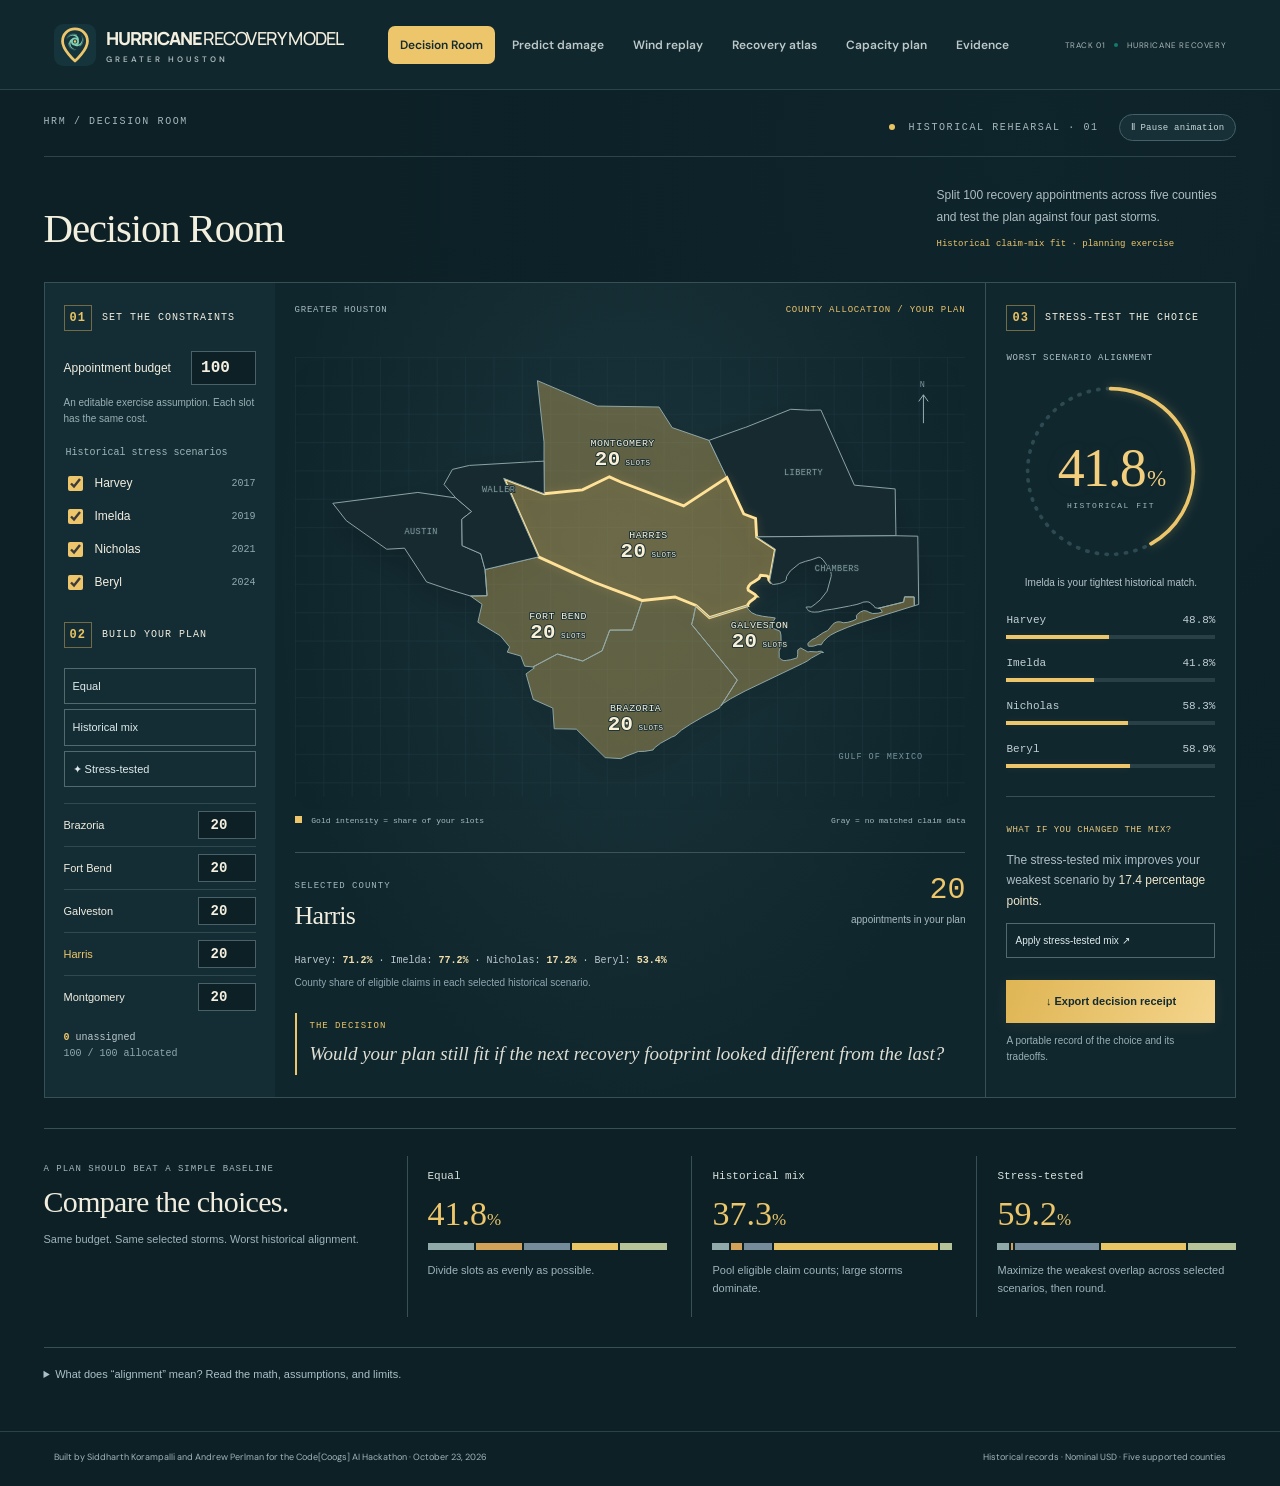
<file: demo/index.html>
<!doctype html>
<html lang="en"><head><meta charset="utf-8"><meta name="viewport" content="width=device-width,initial-scale=1"><meta name="description" content="Replay a six-hour gust model, explore historical Houston flood recovery, and build an editable outreach-capacity scenario."><title>Hurricane Recovery Model (HRM)</title><link rel="icon" type="image/svg+xml" href="data:image/svg+xml,%3Csvg xmlns="http://www.w3.org/2000/svg" viewBox="0 0 64 64" role="img" aria-label="HRM storm pin"%3E%3Crect width="64" height="64" rx="14" fill="#16343b"/%3E%3Cpath d="M32 7.5 C20.9 7.5 13 15.8 13 26.3 C13 39.8 32 56.5 32 56.5 C32 56.5 51 39.8 51 26.3 C51 15.8 43.1 7.5 32 7.5 Z" fill="none" stroke="#edc66b" stroke-width="4.2" stroke-linejoin="round"/%3E%3Cpath d="M35.31 16.54 L34.77 16.10 L34.17 15.76 L33.54 15.47 L32.88 15.22 L32.20 15.03 L31.49 14.88 L30.77 14.78 L30.04 14.73 L29.30 14.72 L28.55 14.77 L27.79 14.87 L27.04 15.02 L26.29 15.22 L25.55 15.47 L24.82 15.77 L24.10 16.12 L23.40 16.52 L22.71 16.96 L22.06 17.46 L21.43 18.00 L20.82 18.58 L20.26 19.20 L19.72 19.87 L19.23 20.57 L18.77 21.31 L18.36 22.08 L17.99 22.89 L17.67 23.72 L17.67 23.72 L18.03 22.90 L18.44 22.11 L18.90 21.36 L19.40 20.65 L19.94 19.99 L20.52 19.37 L21.12 18.79 L21.76 18.26 L22.42 17.79 L23.10 17.36 L23.80 16.98 L24.51 16.66 L25.23 16.39 L25.96 16.17 L26.69 16.00 L27.42 15.89 L28.14 15.82 L28.85 15.81 L29.55 15.85 L30.24 15.93 L30.91 16.06 L31.55 16.24 L32.17 16.46 L32.76 16.73 L33.32 17.03 L33.84 17.38 L34.32 17.77 L34.74 18.24 Z" fill="#7fd1b4" opacity=".5"/%3E%3Cpath d="M38.97 34.35 L39.62 34.09 L40.22 33.75 L40.78 33.35 L41.32 32.90 L41.84 32.41 L42.32 31.87 L42.76 31.30 L43.18 30.69 L43.55 30.05 L43.88 29.37 L44.17 28.67 L44.42 27.95 L44.62 27.20 L44.78 26.43 L44.89 25.64 L44.94 24.85 L44.95 24.04 L44.90 23.23 L44.80 22.41 L44.65 21.59 L44.45 20.78 L44.19 19.98 L43.88 19.18 L43.52 18.40 L43.11 17.64 L42.64 16.89 L42.13 16.17 L41.57 15.48 L41.57 15.48 L42.11 16.20 L42.58 16.95 L43.00 17.72 L43.36 18.51 L43.67 19.31 L43.92 20.12 L44.12 20.93 L44.25 21.75 L44.34 22.56 L44.37 23.36 L44.34 24.15 L44.27 24.93 L44.14 25.69 L43.97 26.43 L43.75 27.15 L43.48 27.84 L43.18 28.49 L42.83 29.12 L42.45 29.71 L42.03 30.26 L41.58 30.77 L41.11 31.24 L40.61 31.67 L40.08 32.05 L39.54 32.38 L38.98 32.66 L38.40 32.88 L37.78 33.00 Z" fill="#7fd1b4" opacity=".5"/%3E%3Cpath d="M21.72 28.61 L21.61 29.30 L21.61 29.99 L21.68 30.68 L21.79 31.38 L21.97 32.06 L22.19 32.75 L22.46 33.42 L22.78 34.08 L23.15 34.73 L23.57 35.35 L24.03 35.96 L24.54 36.54 L25.08 37.08 L25.67 37.60 L26.30 38.09 L26.96 38.53 L27.66 38.94 L28.38 39.31 L29.14 39.63 L29.92 39.91 L30.73 40.14 L31.55 40.32 L32.40 40.45 L33.25 40.53 L34.12 40.55 L35.00 40.52 L35.88 40.44 L36.76 40.30 L36.76 40.30 L35.87 40.40 L34.98 40.44 L34.10 40.41 L33.24 40.33 L32.39 40.20 L31.56 40.01 L30.76 39.77 L29.99 39.49 L29.24 39.16 L28.53 38.78 L27.86 38.36 L27.22 37.91 L26.63 37.42 L26.07 36.90 L25.56 36.35 L25.10 35.78 L24.69 35.18 L24.32 34.57 L24.00 33.94 L23.73 33.31 L23.51 32.66 L23.34 32.02 L23.22 31.37 L23.15 30.73 L23.14 30.09 L23.18 29.46 L23.28 28.85 L23.48 28.25 Z" fill="#7fd1b4" opacity=".5"/%3E%3Ccircle cx="32" cy="26.5" r="6.1" fill="#7fd1b4"/%3E%3Cpath d="M37.53 24.16 L37.71 23.43 L37.71 22.71 L37.60 21.98 L37.39 21.26 L37.07 20.56 L36.67 19.87 L36.18 19.22 L35.60 18.61 L34.94 18.06 L34.21 17.56 L33.41 17.14 L32.55 16.79 L31.64 16.53 L30.68 16.36 L29.69 16.28 L28.68 16.31 L27.65 16.43 L26.62 16.67 L25.60 17.01 L24.59 17.46 L23.62 18.02 L22.69 18.68 L21.81 19.44 L20.99 20.30 L20.25 21.25 L19.59 22.29 L19.01 23.40 L18.54 24.58 L18.54 24.58 L19.10 23.42 L19.77 22.35 L20.53 21.37 L21.36 20.51 L22.26 19.75 L23.21 19.12 L24.19 18.59 L25.19 18.19 L26.20 17.91 L27.21 17.74 L28.19 17.69 L29.15 17.74 L30.06 17.90 L30.91 18.15 L31.71 18.48 L32.43 18.89 L33.07 19.37 L33.63 19.90 L34.10 20.48 L34.47 21.09 L34.75 21.71 L34.92 22.35 L35.00 22.98 L34.98 23.60 L34.87 24.19 L34.65 24.74 L34.33 25.25 L33.84 25.72 Z" fill="#7fd1b4"/%3E%3Cpath d="M31.26 32.45 L31.80 32.98 L32.43 33.34 L33.11 33.61 L33.84 33.78 L34.61 33.87 L35.41 33.86 L36.22 33.76 L37.03 33.56 L37.84 33.27 L38.63 32.88 L39.40 32.40 L40.13 31.83 L40.82 31.17 L41.44 30.43 L42.00 29.61 L42.49 28.72 L42.89 27.77 L43.20 26.76 L43.42 25.70 L43.53 24.61 L43.54 23.49 L43.43 22.35 L43.21 21.20 L42.87 20.07 L42.42 18.95 L41.86 17.86 L41.18 16.80 L40.39 15.80 L40.39 15.80 L41.12 16.87 L41.71 17.98 L42.17 19.13 L42.51 20.28 L42.71 21.44 L42.79 22.58 L42.75 23.69 L42.60 24.76 L42.34 25.78 L41.98 26.73 L41.53 27.61 L41.01 28.41 L40.42 29.12 L39.78 29.74 L39.09 30.26 L38.37 30.68 L37.64 31.00 L36.90 31.21 L36.17 31.33 L35.45 31.35 L34.77 31.27 L34.13 31.11 L33.55 30.86 L33.02 30.53 L32.57 30.14 L32.20 29.68 L31.92 29.15 L31.75 28.48 Z" fill="#7fd1b4"/%3E%3Cpath d="M27.21 22.88 L26.49 23.09 L25.86 23.45 L25.29 23.91 L24.77 24.45 L24.32 25.08 L23.93 25.77 L23.61 26.52 L23.37 27.33 L23.22 28.18 L23.16 29.06 L23.19 29.96 L23.32 30.88 L23.55 31.80 L23.88 32.71 L24.30 33.61 L24.83 34.47 L25.46 35.30 L26.18 36.07 L26.98 36.79 L27.87 37.43 L28.84 38.00 L29.88 38.47 L30.98 38.86 L32.13 39.13 L33.33 39.30 L34.56 39.36 L35.81 39.30 L37.07 39.12 L37.07 39.12 L35.78 39.21 L34.52 39.17 L33.30 39.00 L32.13 38.71 L31.03 38.31 L30.00 37.80 L29.06 37.21 L28.21 36.55 L27.46 35.81 L26.81 35.03 L26.27 34.20 L25.84 33.35 L25.52 32.48 L25.31 31.62 L25.20 30.76 L25.20 29.93 L25.29 29.14 L25.47 28.39 L25.74 27.70 L26.08 27.07 L26.48 26.52 L26.94 26.04 L27.45 25.66 L28.00 25.37 L28.57 25.17 L29.15 25.08 L29.75 25.11 L30.40 25.29 Z" fill="#7fd1b4"/%3E%3Ccircle cx="32" cy="26.5" r="3.3" fill="#16343b"/%3E%3Ccircle cx="32" cy="26.5" r="1.9" fill="#edc66b"/%3E%3C/svg%3E"><link rel="stylesheet" href="style.css"><link rel="stylesheet" href="upgrades.css"><link rel="stylesheet" href="decision.css"><link rel="stylesheet" href="theme.css"><link rel="stylesheet" href="motion.css"></head>
<body>
<header class="topbar"><a class="brand" href="#decision" aria-label="Hurricane Recovery Model (HRM) home"><span class="brand-icon" aria-hidden="true"><svg xmlns="http://www.w3.org/2000/svg" viewBox="0 0 64 64" aria-hidden="true" focusable="false"><rect width="64" height="64" rx="14" fill="#16343b"/><path d="M32 7.5 C20.9 7.5 13 15.8 13 26.3 C13 39.8 32 56.5 32 56.5 C32 56.5 51 39.8 51 26.3 C51 15.8 43.1 7.5 32 7.5 Z" fill="none" stroke="#edc66b" stroke-width="4.2" stroke-linejoin="round"/><path d="M35.31 16.54 L34.77 16.10 L34.17 15.76 L33.54 15.47 L32.88 15.22 L32.20 15.03 L31.49 14.88 L30.77 14.78 L30.04 14.73 L29.30 14.72 L28.55 14.77 L27.79 14.87 L27.04 15.02 L26.29 15.22 L25.55 15.47 L24.82 15.77 L24.10 16.12 L23.40 16.52 L22.71 16.96 L22.06 17.46 L21.43 18.00 L20.82 18.58 L20.26 19.20 L19.72 19.87 L19.23 20.57 L18.77 21.31 L18.36 22.08 L17.99 22.89 L17.67 23.72 L17.67 23.72 L18.03 22.90 L18.44 22.11 L18.90 21.36 L19.40 20.65 L19.94 19.99 L20.52 19.37 L21.12 18.79 L21.76 18.26 L22.42 17.79 L23.10 17.36 L23.80 16.98 L24.51 16.66 L25.23 16.39 L25.96 16.17 L26.69 16.00 L27.42 15.89 L28.14 15.82 L28.85 15.81 L29.55 15.85 L30.24 15.93 L30.91 16.06 L31.55 16.24 L32.17 16.46 L32.76 16.73 L33.32 17.03 L33.84 17.38 L34.32 17.77 L34.74 18.24 Z" fill="#7fd1b4" opacity=".5"/><path d="M38.97 34.35 L39.62 34.09 L40.22 33.75 L40.78 33.35 L41.32 32.90 L41.84 32.41 L42.32 31.87 L42.76 31.30 L43.18 30.69 L43.55 30.05 L43.88 29.37 L44.17 28.67 L44.42 27.95 L44.62 27.20 L44.78 26.43 L44.89 25.64 L44.94 24.85 L44.95 24.04 L44.90 23.23 L44.80 22.41 L44.65 21.59 L44.45 20.78 L44.19 19.98 L43.88 19.18 L43.52 18.40 L43.11 17.64 L42.64 16.89 L42.13 16.17 L41.57 15.48 L41.57 15.48 L42.11 16.20 L42.58 16.95 L43.00 17.72 L43.36 18.51 L43.67 19.31 L43.92 20.12 L44.12 20.93 L44.25 21.75 L44.34 22.56 L44.37 23.36 L44.34 24.15 L44.27 24.93 L44.14 25.69 L43.97 26.43 L43.75 27.15 L43.48 27.84 L43.18 28.49 L42.83 29.12 L42.45 29.71 L42.03 30.26 L41.58 30.77 L41.11 31.24 L40.61 31.67 L40.08 32.05 L39.54 32.38 L38.98 32.66 L38.40 32.88 L37.78 33.00 Z" fill="#7fd1b4" opacity=".5"/><path d="M21.72 28.61 L21.61 29.30 L21.61 29.99 L21.68 30.68 L21.79 31.38 L21.97 32.06 L22.19 32.75 L22.46 33.42 L22.78 34.08 L23.15 34.73 L23.57 35.35 L24.03 35.96 L24.54 36.54 L25.08 37.08 L25.67 37.60 L26.30 38.09 L26.96 38.53 L27.66 38.94 L28.38 39.31 L29.14 39.63 L29.92 39.91 L30.73 40.14 L31.55 40.32 L32.40 40.45 L33.25 40.53 L34.12 40.55 L35.00 40.52 L35.88 40.44 L36.76 40.30 L36.76 40.30 L35.87 40.40 L34.98 40.44 L34.10 40.41 L33.24 40.33 L32.39 40.20 L31.56 40.01 L30.76 39.77 L29.99 39.49 L29.24 39.16 L28.53 38.78 L27.86 38.36 L27.22 37.91 L26.63 37.42 L26.07 36.90 L25.56 36.35 L25.10 35.78 L24.69 35.18 L24.32 34.57 L24.00 33.94 L23.73 33.31 L23.51 32.66 L23.34 32.02 L23.22 31.37 L23.15 30.73 L23.14 30.09 L23.18 29.46 L23.28 28.85 L23.48 28.25 Z" fill="#7fd1b4" opacity=".5"/><circle cx="32" cy="26.5" r="6.1" fill="#7fd1b4"/><path d="M37.53 24.16 L37.71 23.43 L37.71 22.71 L37.60 21.98 L37.39 21.26 L37.07 20.56 L36.67 19.87 L36.18 19.22 L35.60 18.61 L34.94 18.06 L34.21 17.56 L33.41 17.14 L32.55 16.79 L31.64 16.53 L30.68 16.36 L29.69 16.28 L28.68 16.31 L27.65 16.43 L26.62 16.67 L25.60 17.01 L24.59 17.46 L23.62 18.02 L22.69 18.68 L21.81 19.44 L20.99 20.30 L20.25 21.25 L19.59 22.29 L19.01 23.40 L18.54 24.58 L18.54 24.58 L19.10 23.42 L19.77 22.35 L20.53 21.37 L21.36 20.51 L22.26 19.75 L23.21 19.12 L24.19 18.59 L25.19 18.19 L26.20 17.91 L27.21 17.74 L28.19 17.69 L29.15 17.74 L30.06 17.90 L30.91 18.15 L31.71 18.48 L32.43 18.89 L33.07 19.37 L33.63 19.90 L34.10 20.48 L34.47 21.09 L34.75 21.71 L34.92 22.35 L35.00 22.98 L34.98 23.60 L34.87 24.19 L34.65 24.74 L34.33 25.25 L33.84 25.72 Z" fill="#7fd1b4"/><path d="M31.26 32.45 L31.80 32.98 L32.43 33.34 L33.11 33.61 L33.84 33.78 L34.61 33.87 L35.41 33.86 L36.22 33.76 L37.03 33.56 L37.84 33.27 L38.63 32.88 L39.40 32.40 L40.13 31.83 L40.82 31.17 L41.44 30.43 L42.00 29.61 L42.49 28.72 L42.89 27.77 L43.20 26.76 L43.42 25.70 L43.53 24.61 L43.54 23.49 L43.43 22.35 L43.21 21.20 L42.87 20.07 L42.42 18.95 L41.86 17.86 L41.18 16.80 L40.39 15.80 L40.39 15.80 L41.12 16.87 L41.71 17.98 L42.17 19.13 L42.51 20.28 L42.71 21.44 L42.79 22.58 L42.75 23.69 L42.60 24.76 L42.34 25.78 L41.98 26.73 L41.53 27.61 L41.01 28.41 L40.42 29.12 L39.78 29.74 L39.09 30.26 L38.37 30.68 L37.64 31.00 L36.90 31.21 L36.17 31.33 L35.45 31.35 L34.77 31.27 L34.13 31.11 L33.55 30.86 L33.02 30.53 L32.57 30.14 L32.20 29.68 L31.92 29.15 L31.75 28.48 Z" fill="#7fd1b4"/><path d="M27.21 22.88 L26.49 23.09 L25.86 23.45 L25.29 23.91 L24.77 24.45 L24.32 25.08 L23.93 25.77 L23.61 26.52 L23.37 27.33 L23.22 28.18 L23.16 29.06 L23.19 29.96 L23.32 30.88 L23.55 31.80 L23.88 32.71 L24.30 33.61 L24.83 34.47 L25.46 35.30 L26.18 36.07 L26.98 36.79 L27.87 37.43 L28.84 38.00 L29.88 38.47 L30.98 38.86 L32.13 39.13 L33.33 39.30 L34.56 39.36 L35.81 39.30 L37.07 39.12 L37.07 39.12 L35.78 39.21 L34.52 39.17 L33.30 39.00 L32.13 38.71 L31.03 38.31 L30.00 37.80 L29.06 37.21 L28.21 36.55 L27.46 35.81 L26.81 35.03 L26.27 34.20 L25.84 33.35 L25.52 32.48 L25.31 31.62 L25.20 30.76 L25.20 29.93 L25.29 29.14 L25.47 28.39 L25.74 27.70 L26.08 27.07 L26.48 26.52 L26.94 26.04 L27.45 25.66 L28.00 25.37 L28.57 25.17 L29.15 25.08 L29.75 25.11 L30.40 25.29 Z" fill="#7fd1b4"/><circle cx="32" cy="26.5" r="3.3" fill="#16343b"/><circle cx="32" cy="26.5" r="1.9" fill="#edc66b"/></svg></span><span class="brand-wordmark">HURRICANE<span class="brand-light">RECOVERY MODEL</span><small>GREATER HOUSTON</small></span></a><nav aria-label="Main navigation"><button class="nav active" data-page="decision">Decision Room</button><button class="nav" data-page="predict">Predict damage</button><button class="nav" data-page="replay">Wind replay</button><button class="nav" data-page="explore">Recovery atlas</button><button class="nav" data-page="capacity">Capacity plan</button><button class="nav" data-page="evidence">Evidence</button></nav><span class="tag">TRACK 01 <i></i> HURRICANE RECOVERY</span></header>
<main id="app"><div class="loading">Loading the storm record…</div></main>
<footer><span>Built by Siddharth Korampalli and Andrew Perlman for the Code[Coogs] AI Hackathon · October 23, 2026</span><span>Historical records · Nominal USD · Five supported counties</span></footer>
<script src="data.js"></script><script src="predict.js"></script><script src="wind-data.js"></script><script src="wind.js"></script><script src="decision-data.js"></script><script src="decision.js"></script><script src="motion.js"></script><script src="predict-ui.js"></script><script src="app.js"></script>
</body></html>
</file>
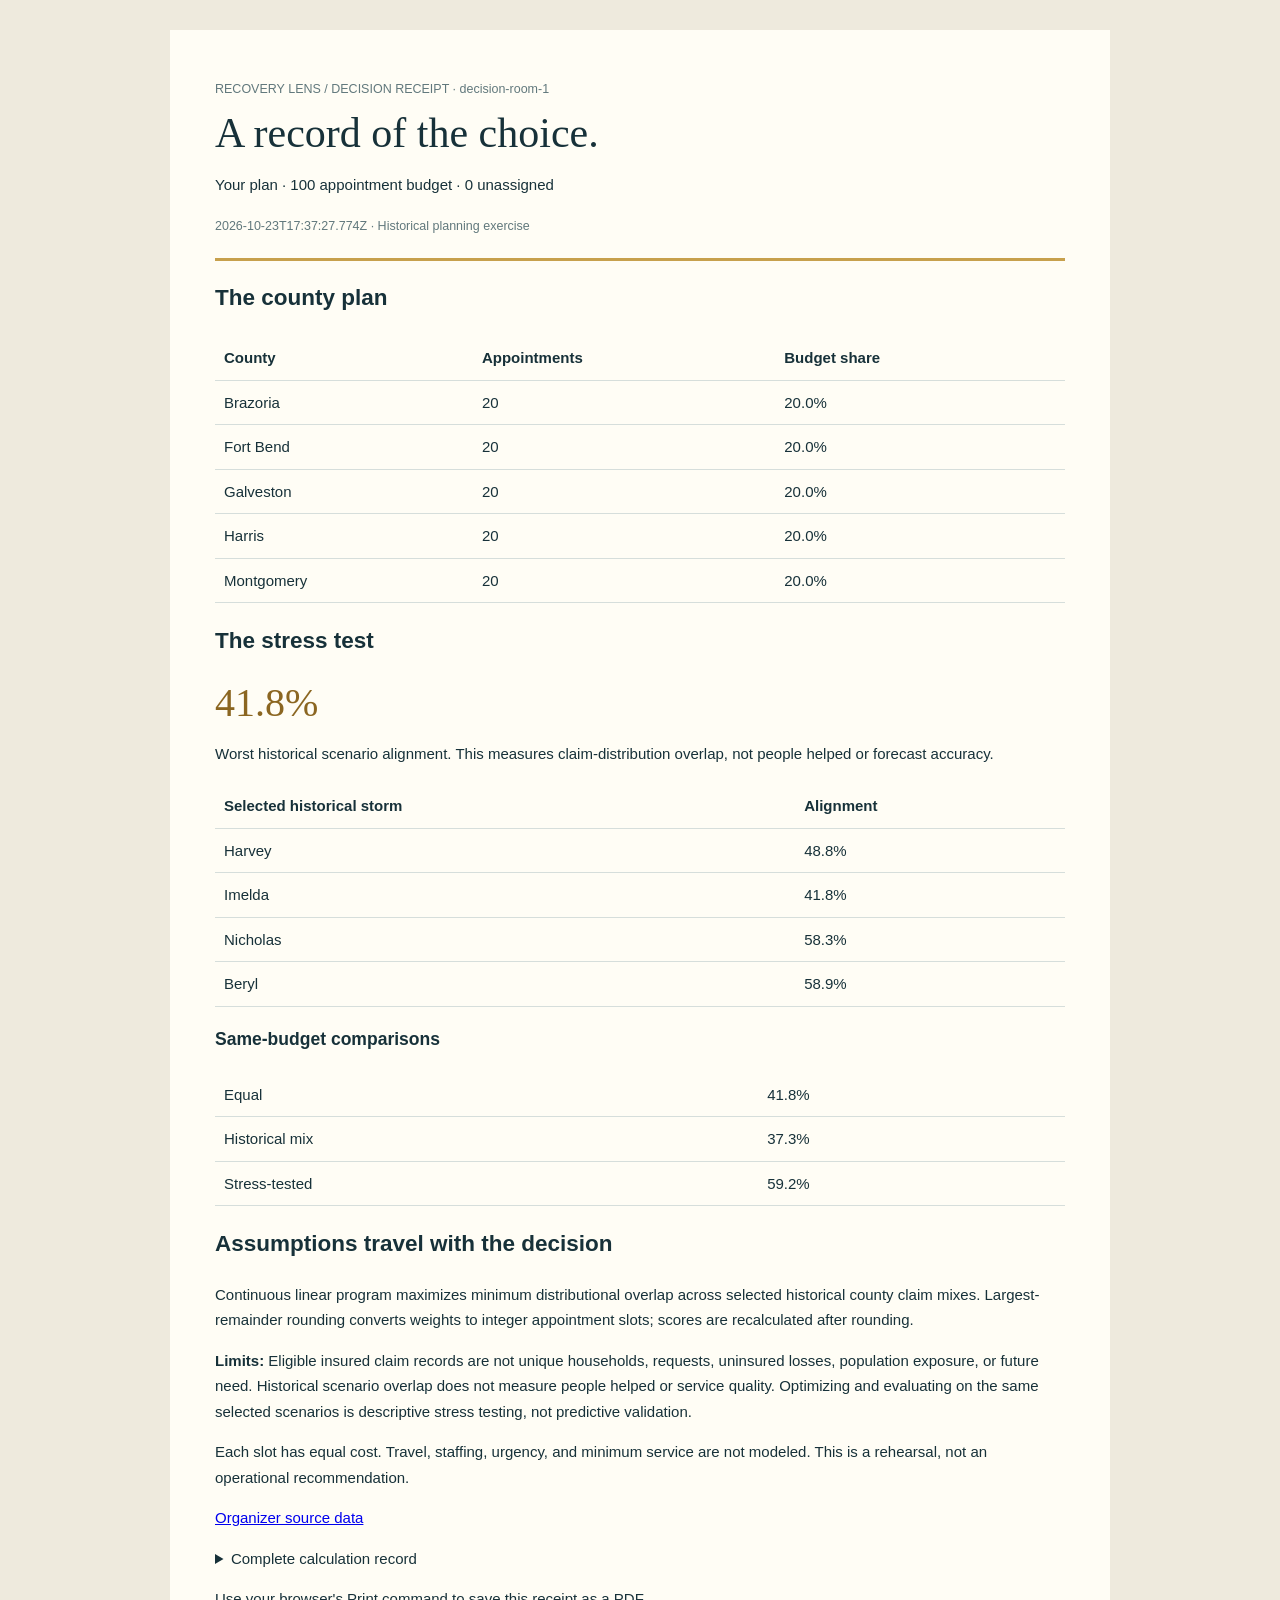
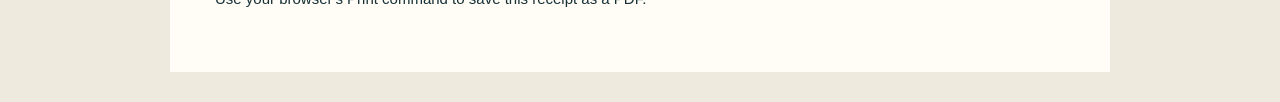
<file: Example_Decision_Receipt.html>
<!doctype html><html lang="en"><meta charset="utf-8"><meta name="viewport" content="width=device-width,initial-scale=1"><title>Hurricane Recovery Model (HRM) — Decision receipt</title><style>body{font:15px/1.7 Arial,sans-serif;background:#eeeadd;color:#173139;margin:0}main{max-width:850px;background:#fffdf5;margin:30px auto;padding:45px}header{border-bottom:3px solid #c7a04c;padding-bottom:20px}h1{font:42px Georgia,serif;margin:8px 0}small{color:#61787c}table{border-collapse:collapse;width:100%;margin:18px 0}td,th{text-align:left;padding:9px;border-bottom:1px solid #d6dedb}.score{font:40px Georgia,serif;color:#8b6621}pre{white-space:pre-wrap;font-size:11px;overflow-wrap:anywhere}button{padding:10px 15px;background:#173139;color:white;border:0;cursor:pointer}section{break-inside:avoid}@media print{body{background:white}main{margin:0;padding:15px}button,details{display:none}}</style><main><header><small>RECOVERY LENS / DECISION RECEIPT · decision-room-1</small><h1>A record of the choice.</h1><p>Your plan · 100 appointment budget · 0 unassigned</p><small>2026-10-23T17:37:27.774Z · Historical planning exercise</small></header><section><h2>The county plan</h2><table><tr><th>County</th><th>Appointments</th><th>Budget share</th></tr><tr><td>Brazoria</td><td>20</td><td>20.0%</td></tr><tr><td>Fort Bend</td><td>20</td><td>20.0%</td></tr><tr><td>Galveston</td><td>20</td><td>20.0%</td></tr><tr><td>Harris</td><td>20</td><td>20.0%</td></tr><tr><td>Montgomery</td><td>20</td><td>20.0%</td></tr></table></section><section><h2>The stress test</h2><div class="score">41.8%</div><p>Worst historical scenario alignment. This measures claim-distribution overlap, not people helped or forecast accuracy.</p><table><tr><th>Selected historical storm</th><th>Alignment</th></tr><tr><td>Harvey</td><td>48.8%</td></tr><tr><td>Imelda</td><td>41.8%</td></tr><tr><td>Nicholas</td><td>58.3%</td></tr><tr><td>Beryl</td><td>58.9%</td></tr></table><h3>Same-budget comparisons</h3><table><tr><td>Equal</td><td>41.8%</td></tr><tr><td>Historical mix</td><td>37.3%</td></tr><tr><td>Stress-tested</td><td>59.2%</td></tr></table></section><section><h2>Assumptions travel with the decision</h2><p>Continuous linear program maximizes minimum distributional overlap across selected historical county claim mixes. Largest-remainder rounding converts weights to integer appointment slots; scores are recalculated after rounding.</p><p><b>Limits:</b> Eligible insured claim records are not unique households, requests, uninsured losses, population exposure, or future need. Historical scenario overlap does not measure people helped or service quality. Optimizing and evaluating on the same selected scenarios is descriptive stress testing, not predictive validation.</p><p>Each slot has equal cost. Travel, staffing, urgency, and minimum service are not modeled. This is a rehearsal, not an operational recommendation.</p><p><a href="https://drive.google.com/drive/folders/1doFLc1xXvUDTBvoDg0wmebjGIaaCCy0a">Organizer source data</a></p><details><summary>Complete calculation record</summary><pre>{
  &quot;version&quot;: &quot;decision-room-1&quot;,
  &quot;created_at&quot;: &quot;2026-10-23T17:37:27.774Z&quot;,
  &quot;budget&quot;: 100,
  &quot;policy&quot;: &quot;Your plan&quot;,
  &quot;appointments&quot;: {
    &quot;Brazoria&quot;: 20,
    &quot;Fort Bend&quot;: 20,
    &quot;Galveston&quot;: 20,
    &quot;Harris&quot;: 20,
    &quot;Montgomery&quot;: 20
  },
  &quot;unassigned&quot;: 0,
  &quot;selected_storms&quot;: [
    &quot;Harvey&quot;,
    &quot;Imelda&quot;,
    &quot;Nicholas&quot;,
    &quot;Beryl&quot;
  ],
  &quot;scenario_alignment&quot;: {
    &quot;Harvey&quot;: 0.4884956399334564,
    &quot;Imelda&quot;: 0.41785714285714287,
    &quot;Nicholas&quot;: 0.5834319526627219,
    &quot;Beryl&quot;: 0.5886559802712701
  },
  &quot;worst_alignment&quot;: 0.41785714285714287,
  &quot;baseline_worst_alignment&quot;: {
    &quot;Equal&quot;: 0.41785714285714287,
    &quot;Historical mix&quot;: 0.3734319526627219,
    &quot;Stress-tested&quot;: 0.5915976331360946
  },
  &quot;historical_claim_counts&quot;: {
    &quot;Harvey&quot;: [
      4151,
      2697,
      6942,
      38920,
      1991
    ],
    &quot;Imelda&quot;: [
      23,
      13,
      27,
      2722,
      743
    ],
    &quot;Nicholas&quot;: [
      52,
      2,
      86,
      29,
      0
    ],
    &quot;Beryl&quot;: [
      211,
      75,
      450,
      866,
      20
    ]
  },
  &quot;county_order&quot;: [
    &quot;Brazoria&quot;,
    &quot;Fort Bend&quot;,
    &quot;Galveston&quot;,
    &quot;Harris&quot;,
    &quot;Montgomery&quot;
  ],
  &quot;formula&quot;: &quot;sum_counties min(allocated_slots / total_budget, eligible_county_claims / eligible_storm_claims)&quot;,
  &quot;method&quot;: &quot;Continuous linear program maximizes minimum distributional overlap across selected historical county claim mixes. Largest-remainder rounding converts weights to integer appointment slots; scores are recalculated after rounding.&quot;,
  &quot;limitations&quot;: &quot;Eligible insured claim records are not unique households, requests, uninsured losses, population exposure, or future need. Historical scenario overlap does not measure people helped or service quality. Optimizing and evaluating on the same selected scenarios is descriptive stress testing, not predictive validation.&quot;,
  &quot;source&quot;: &quot;https://drive.google.com/drive/folders/1doFLc1xXvUDTBvoDg0wmebjGIaaCCy0a&quot;
}</pre></details></section><p>Use your browser's Print command to save this receipt as a PDF.</p></main></html>
</file>
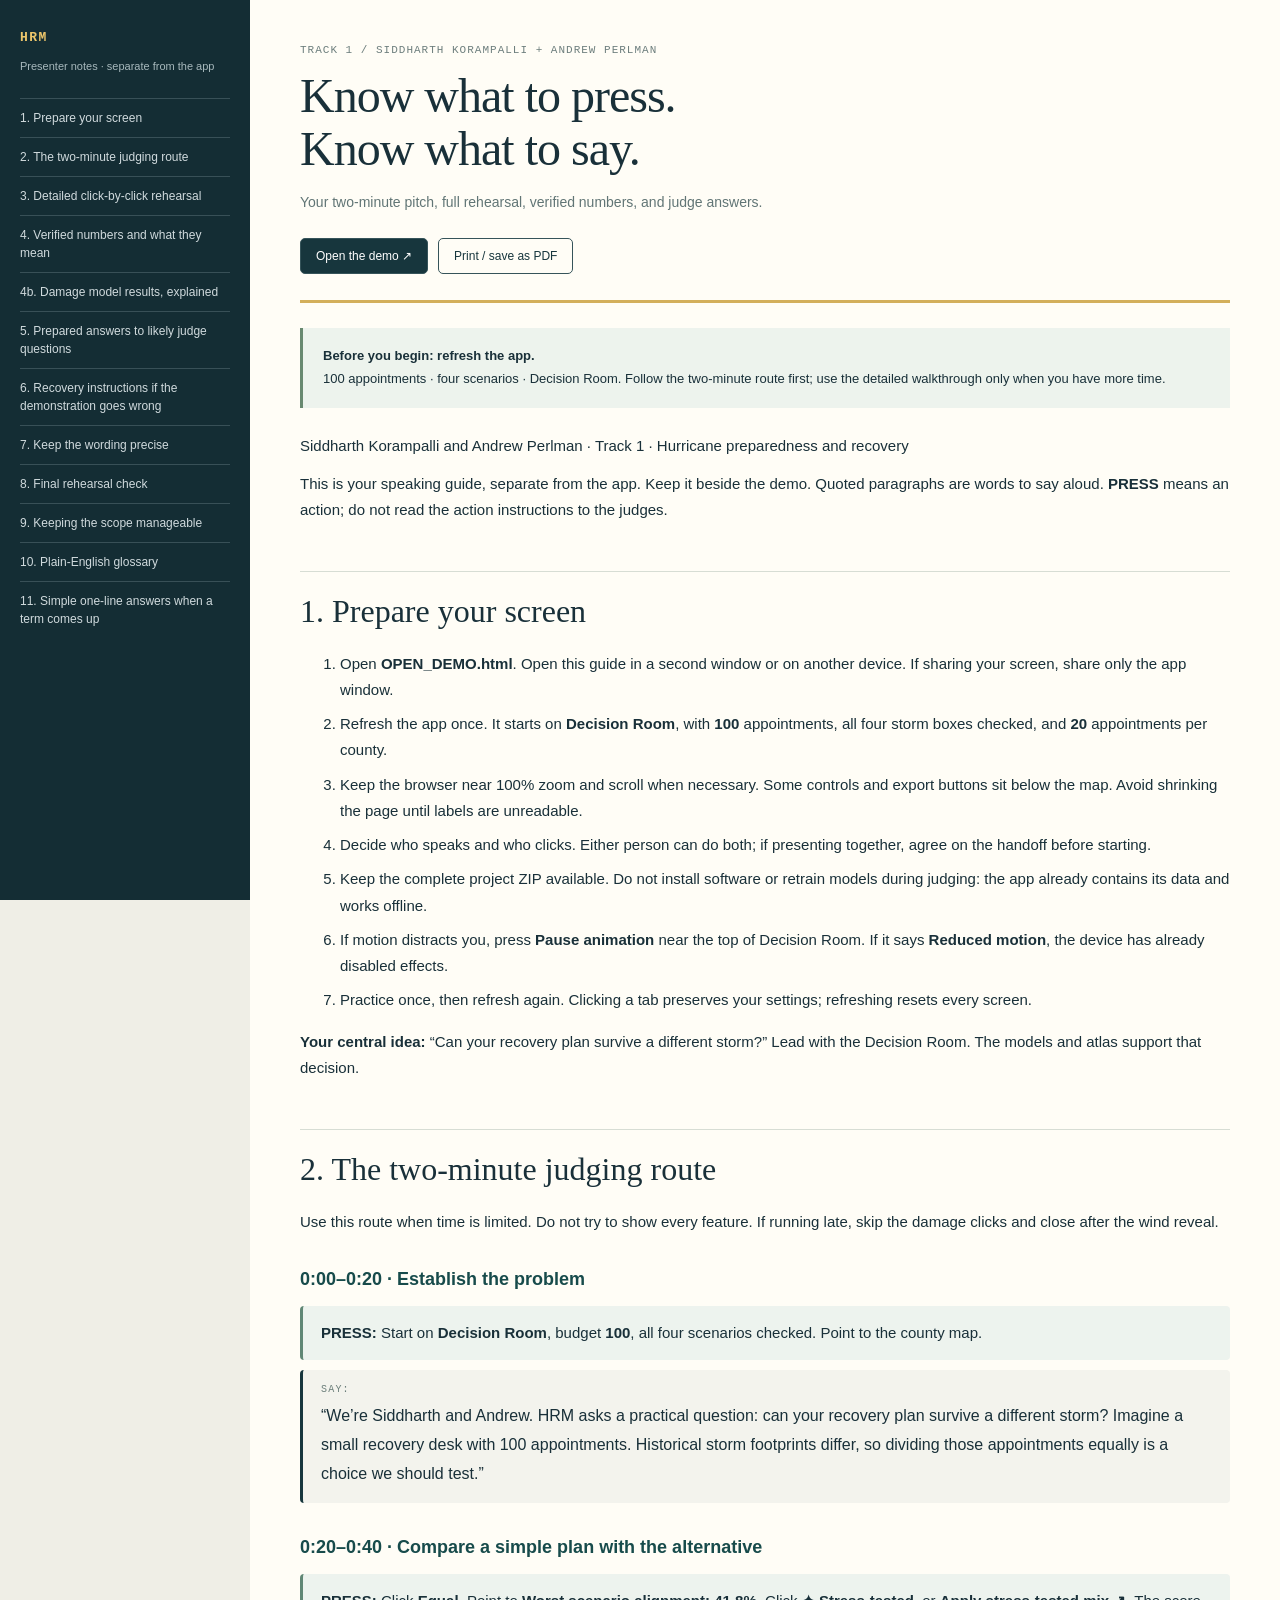
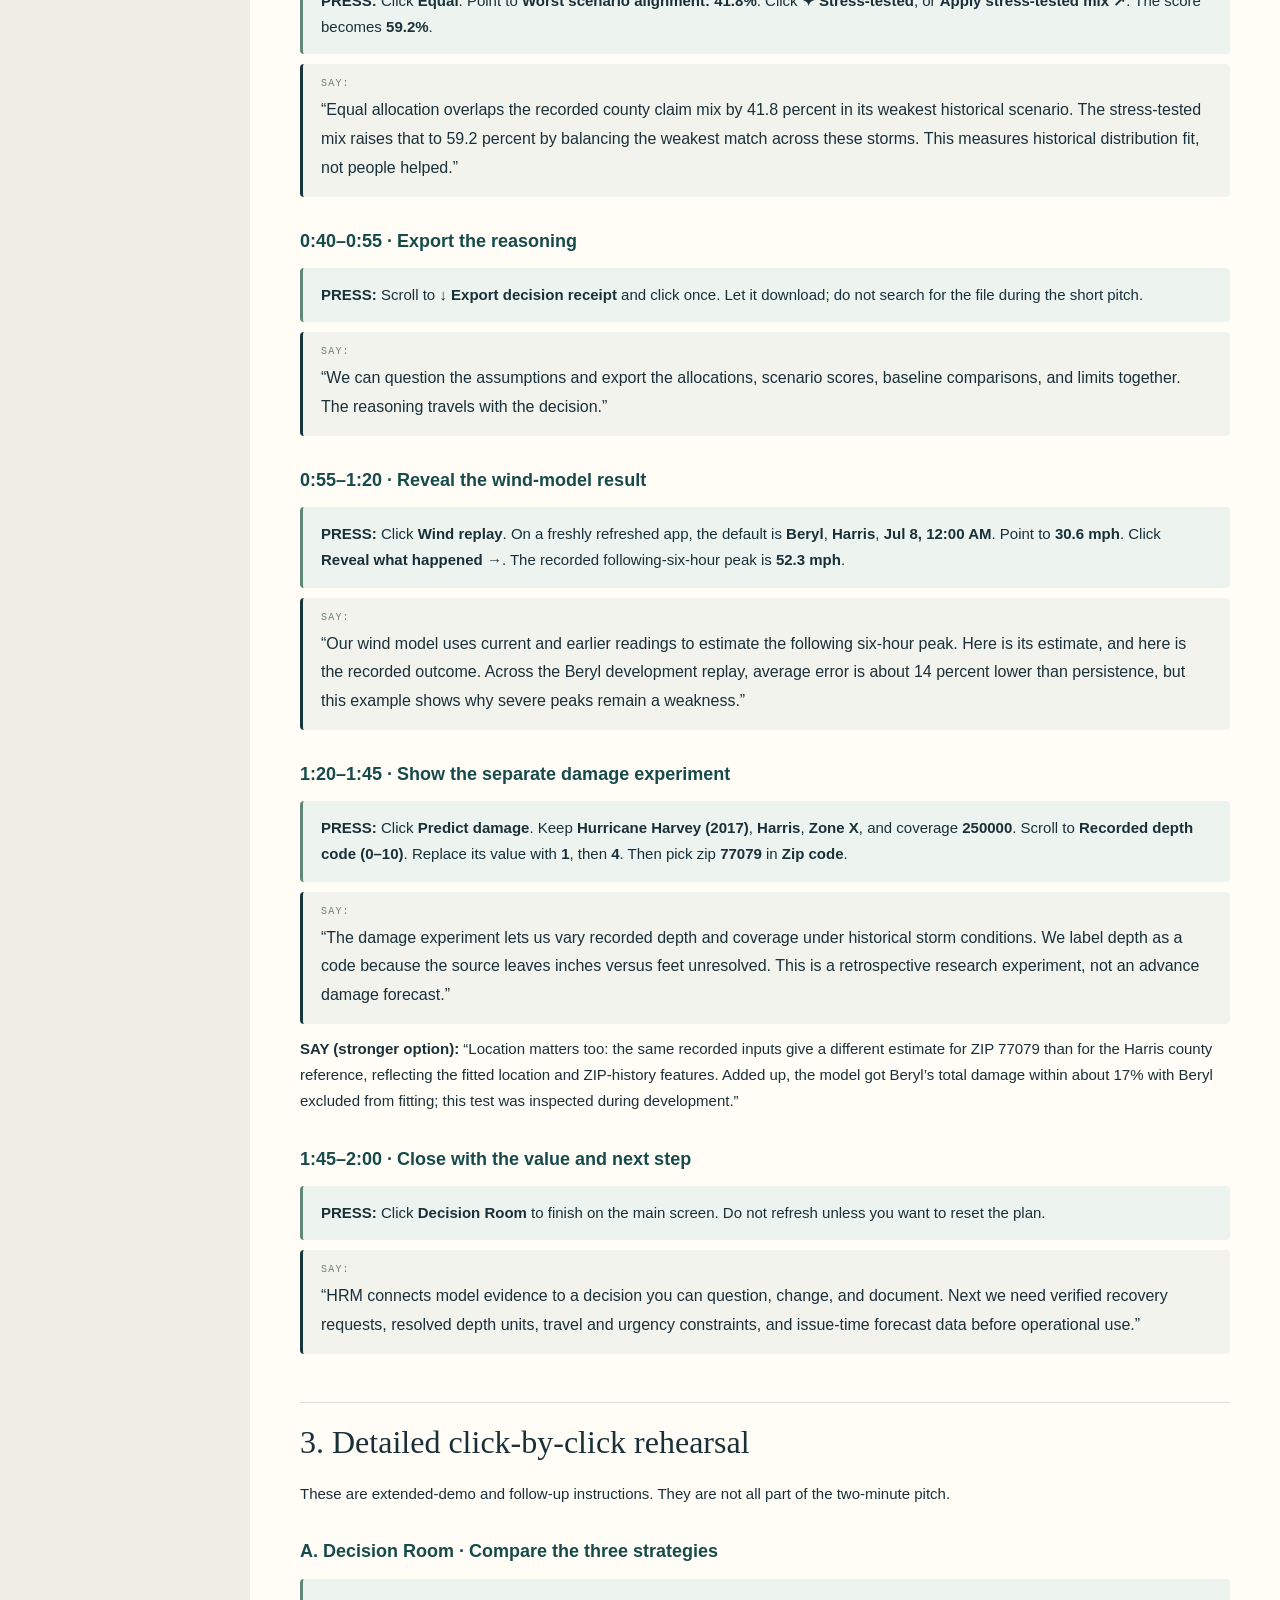
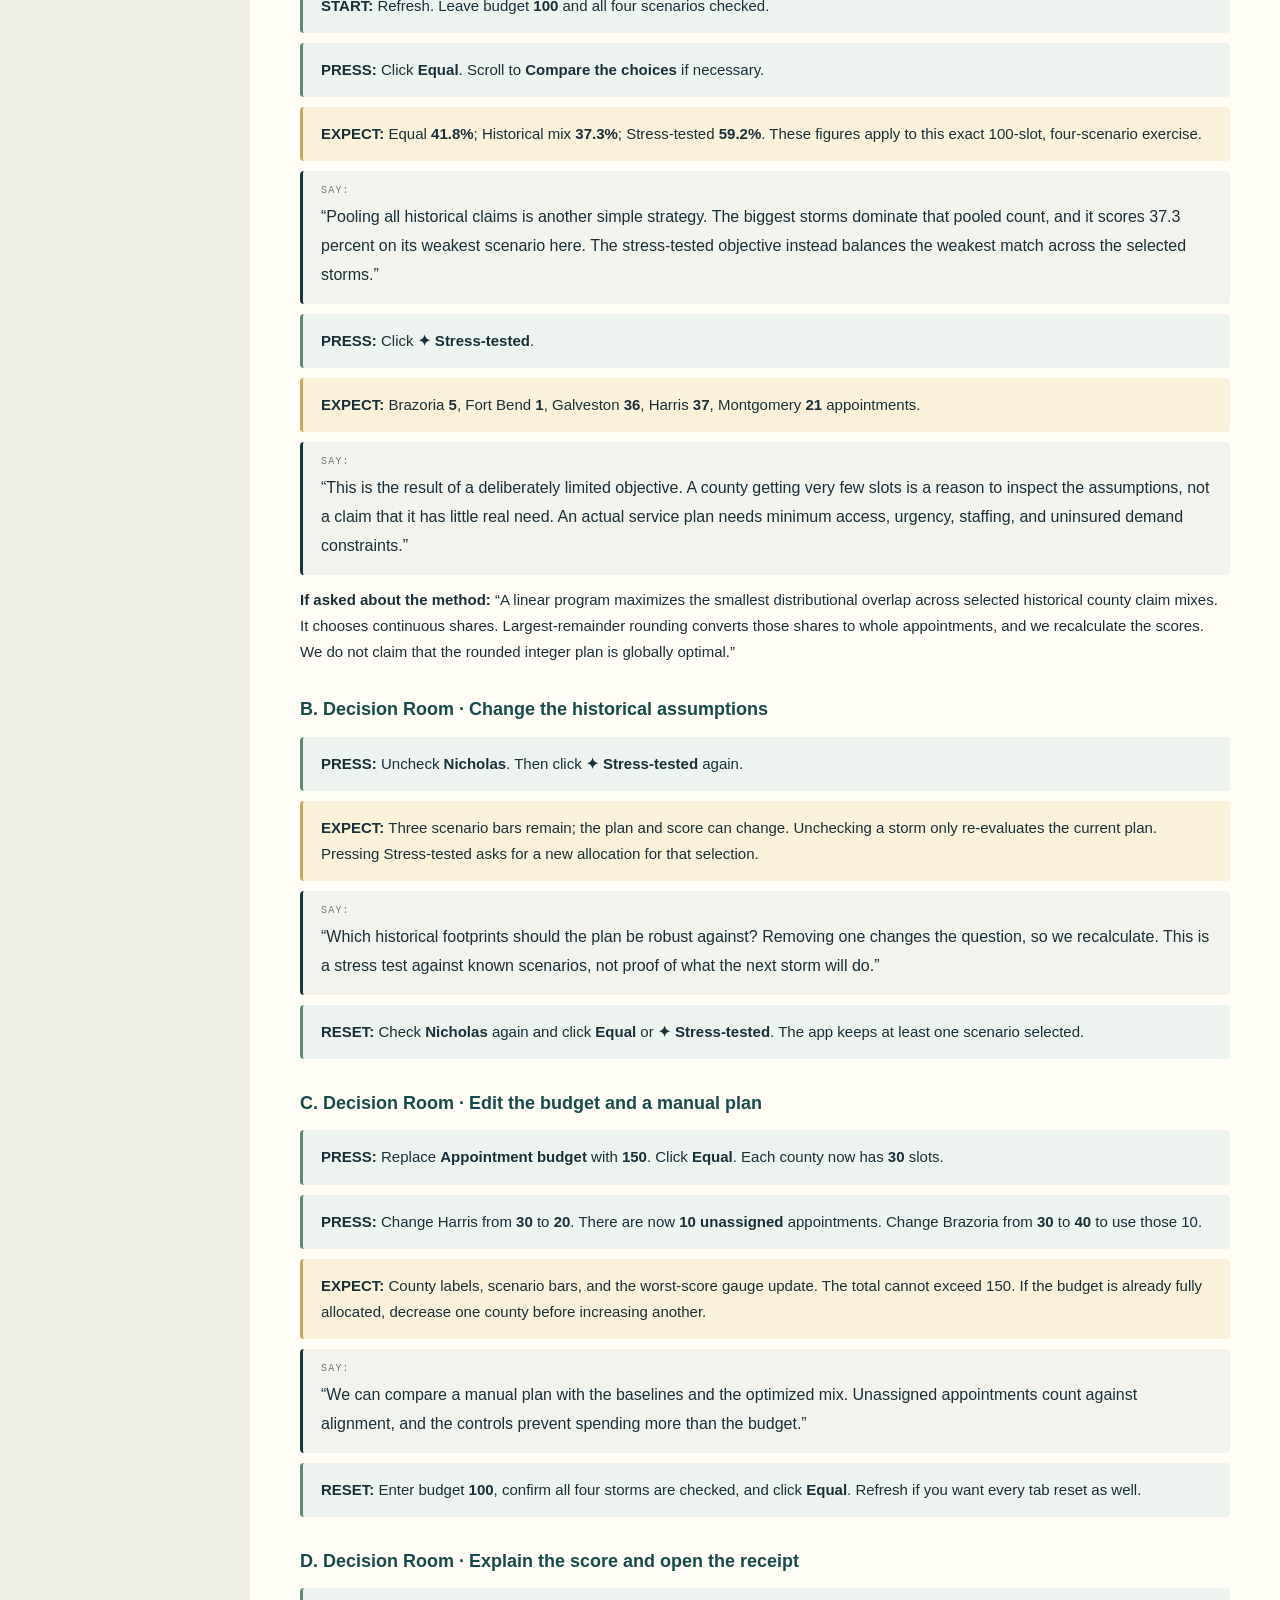
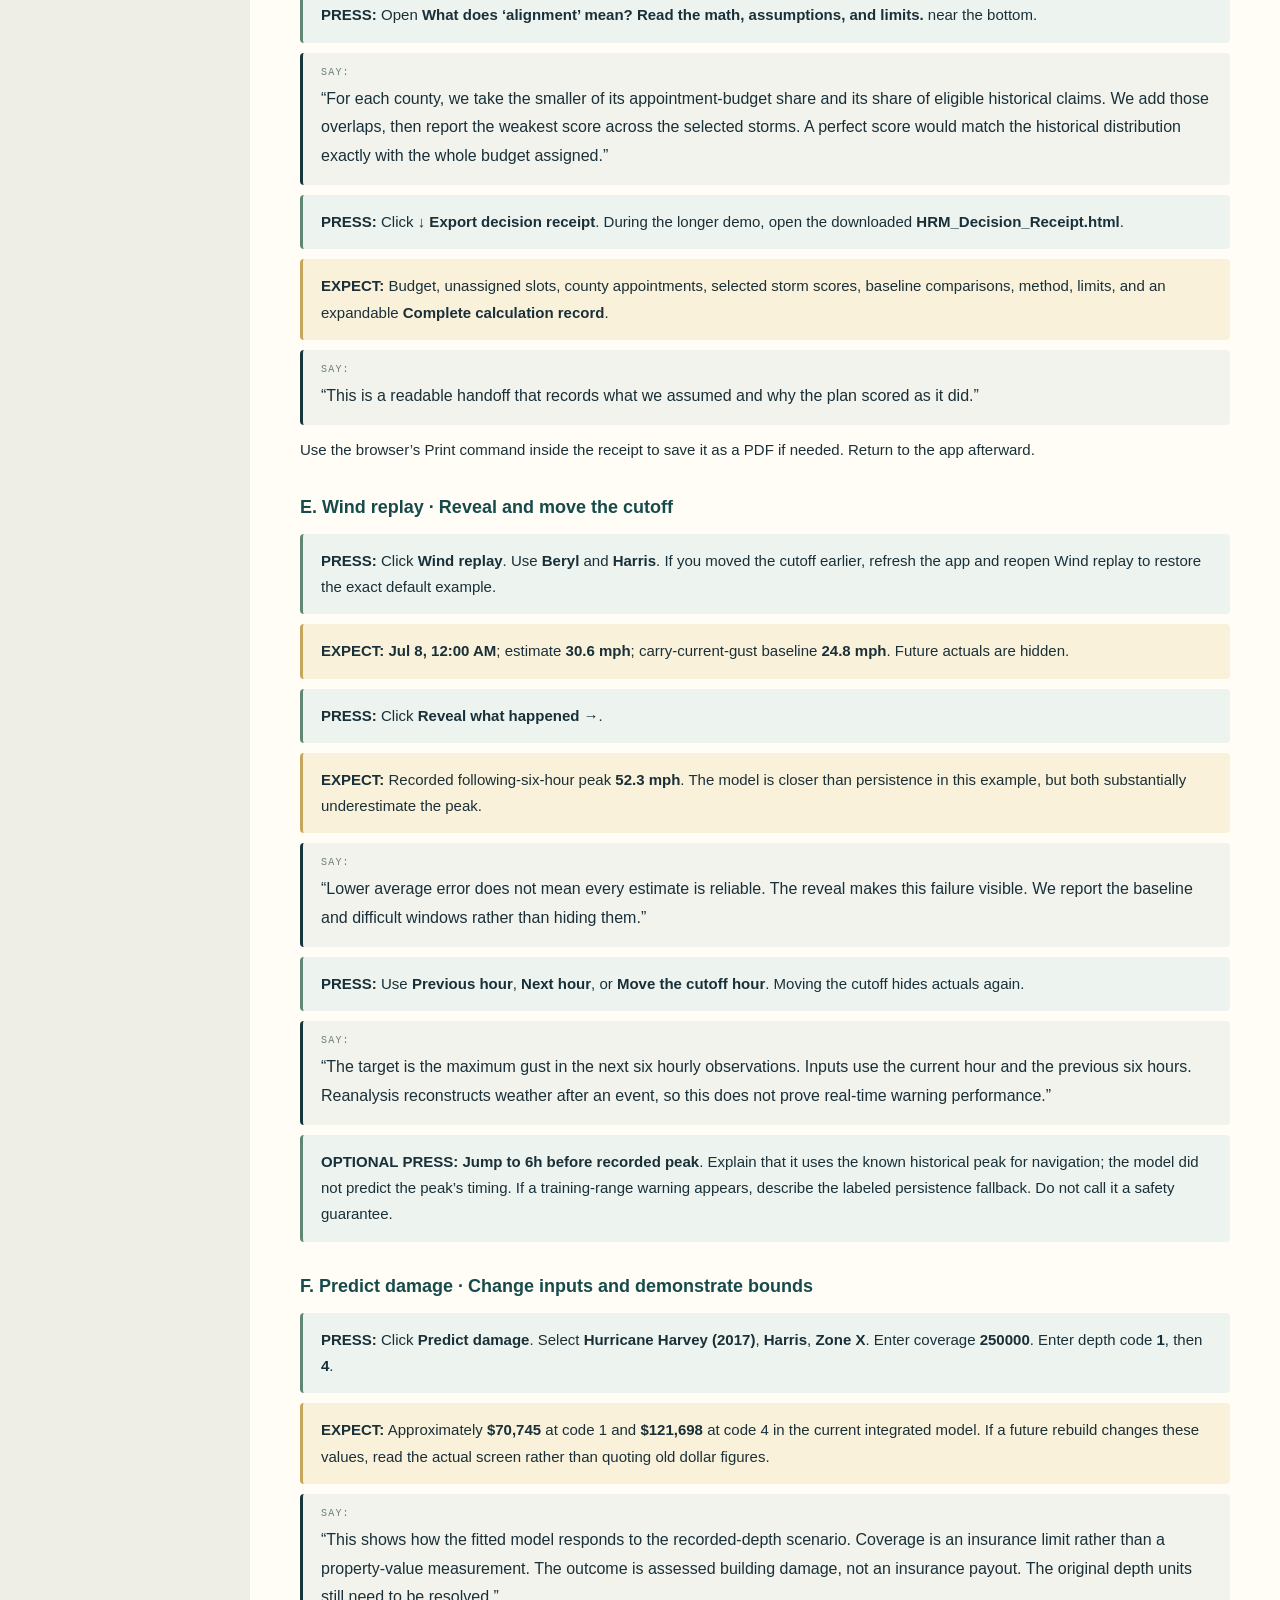
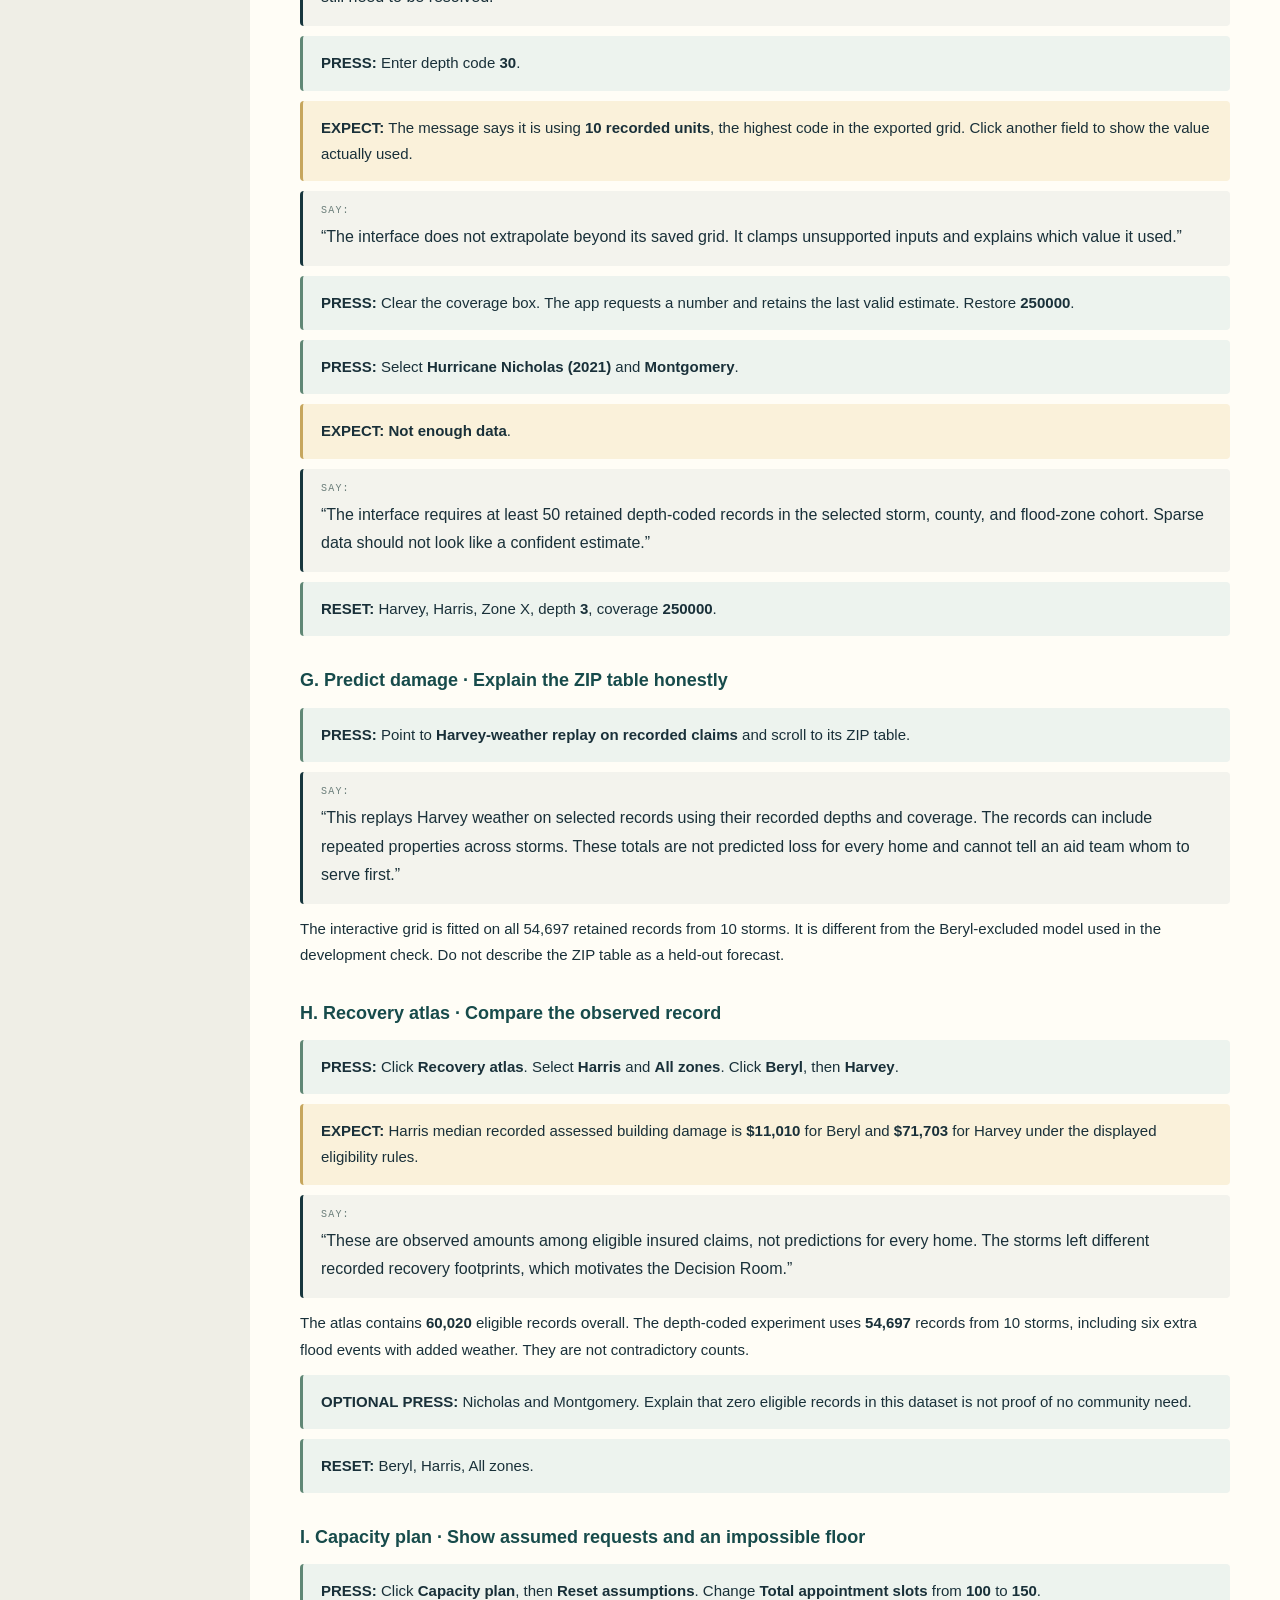
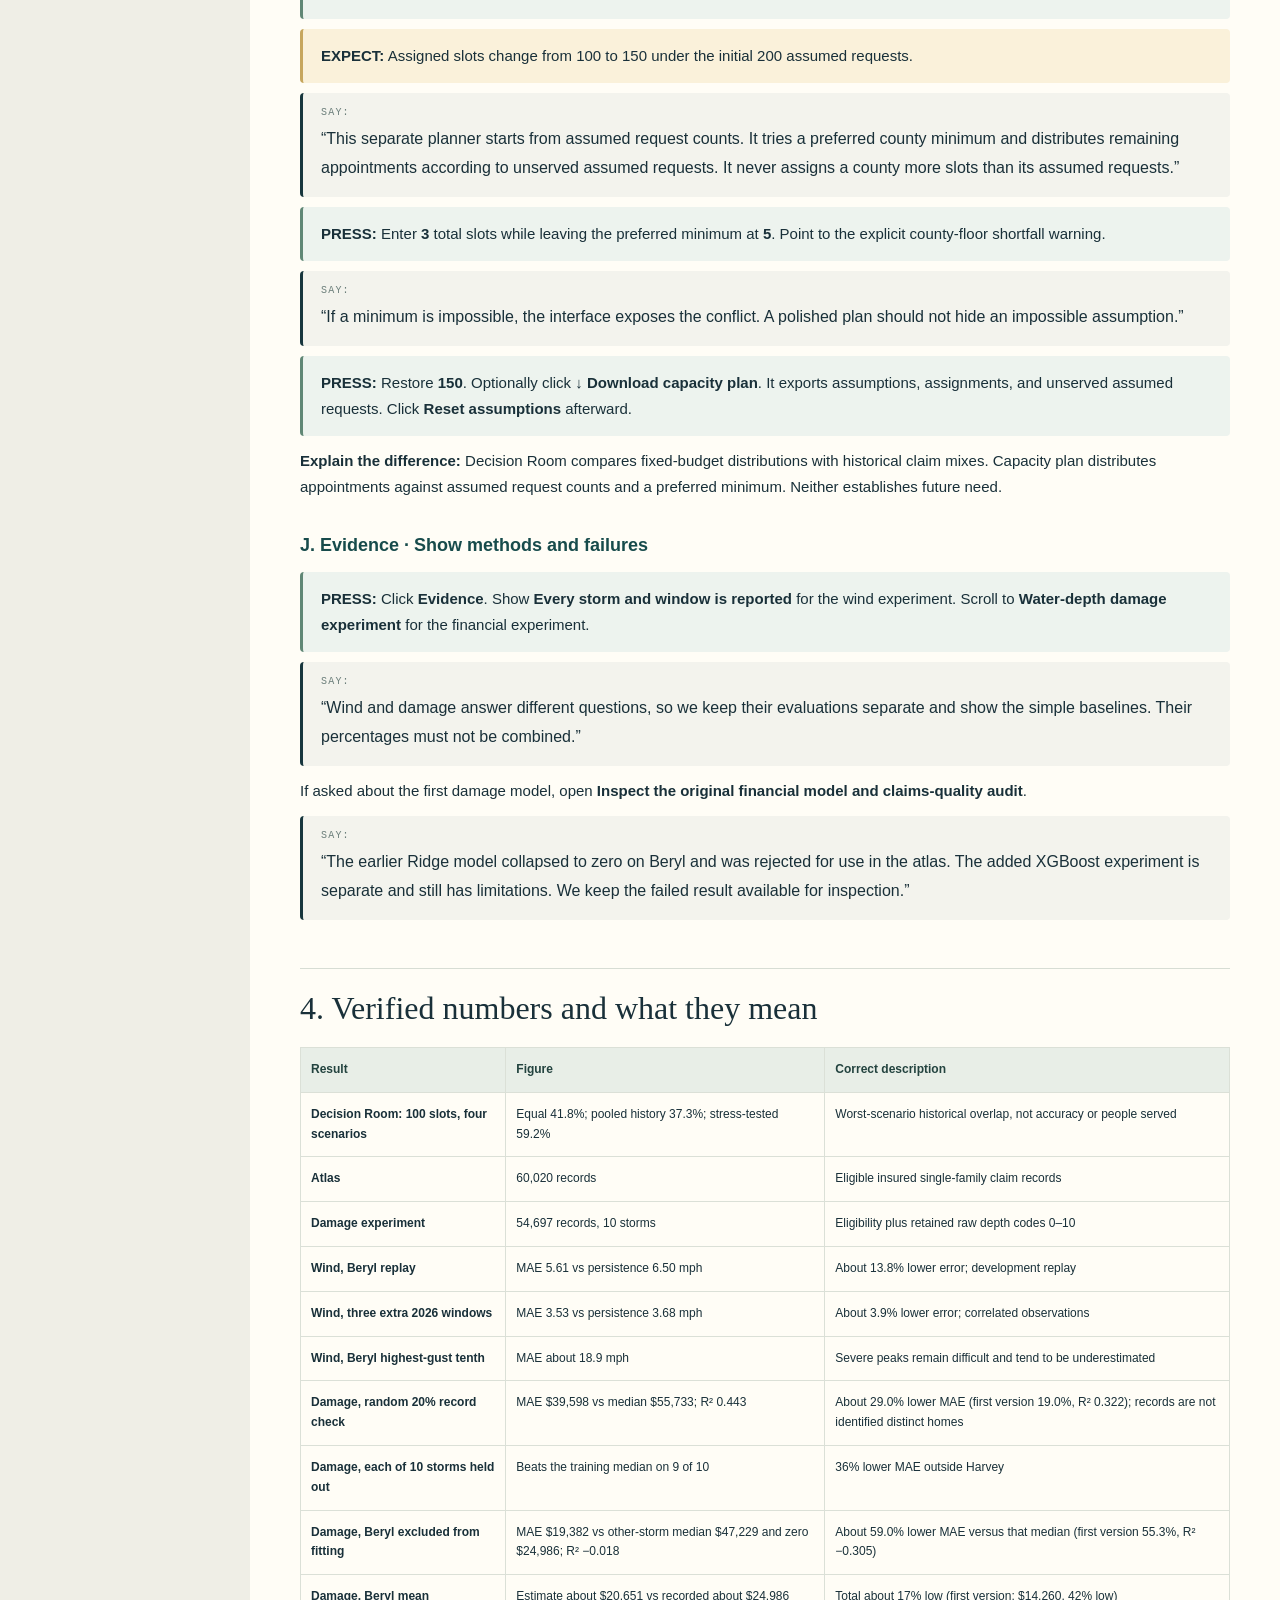
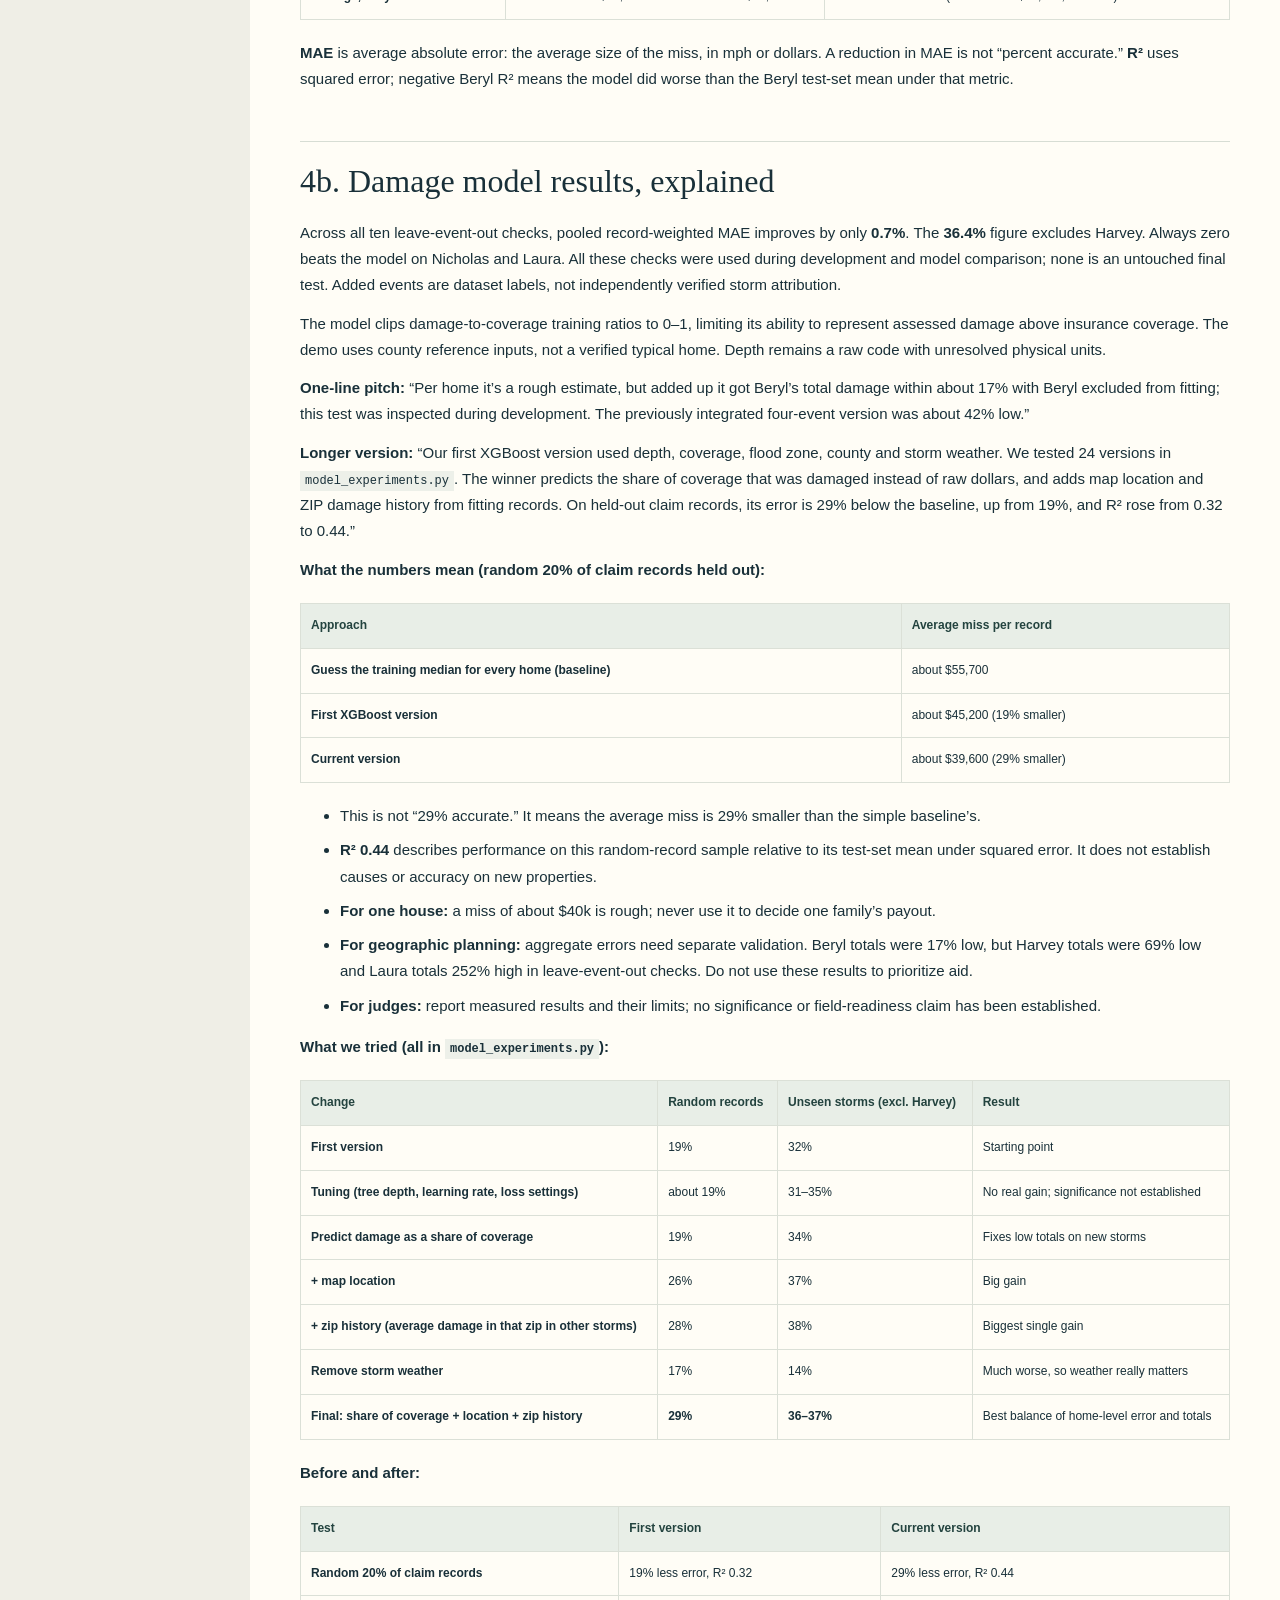
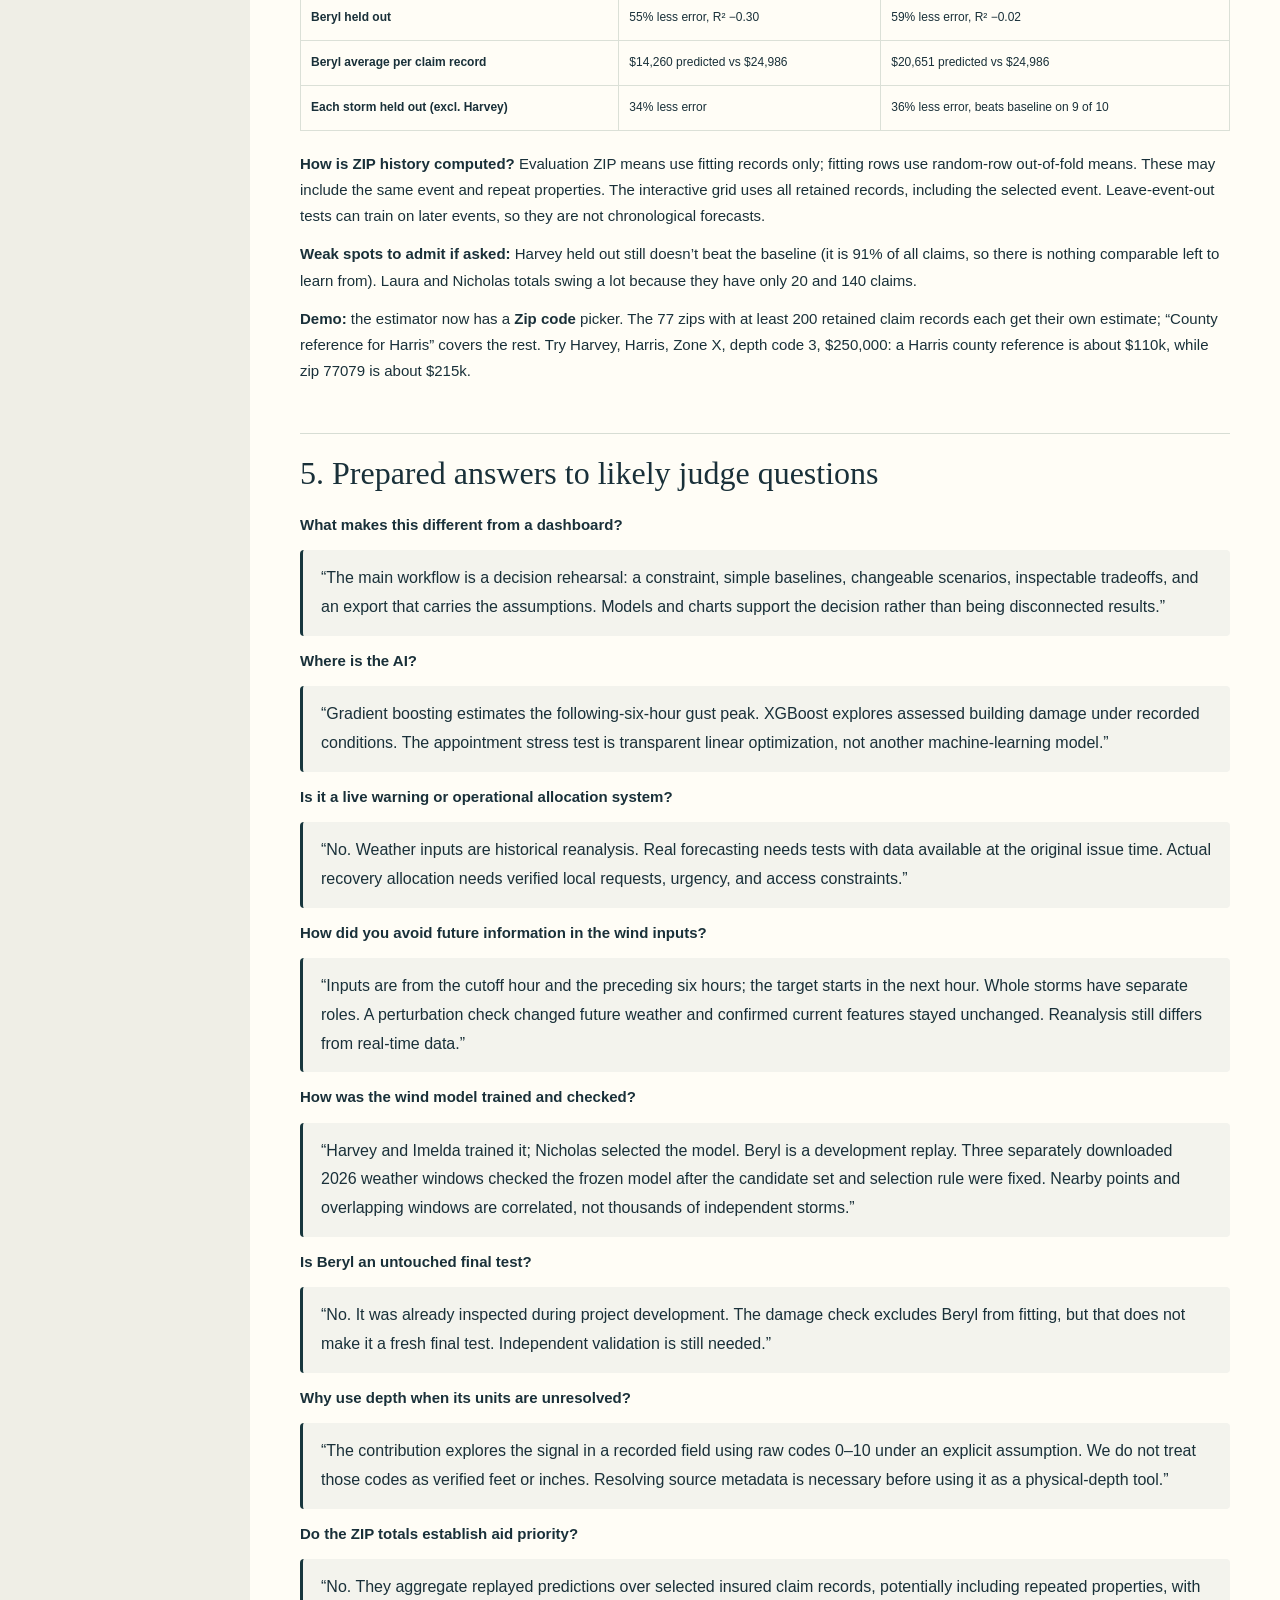
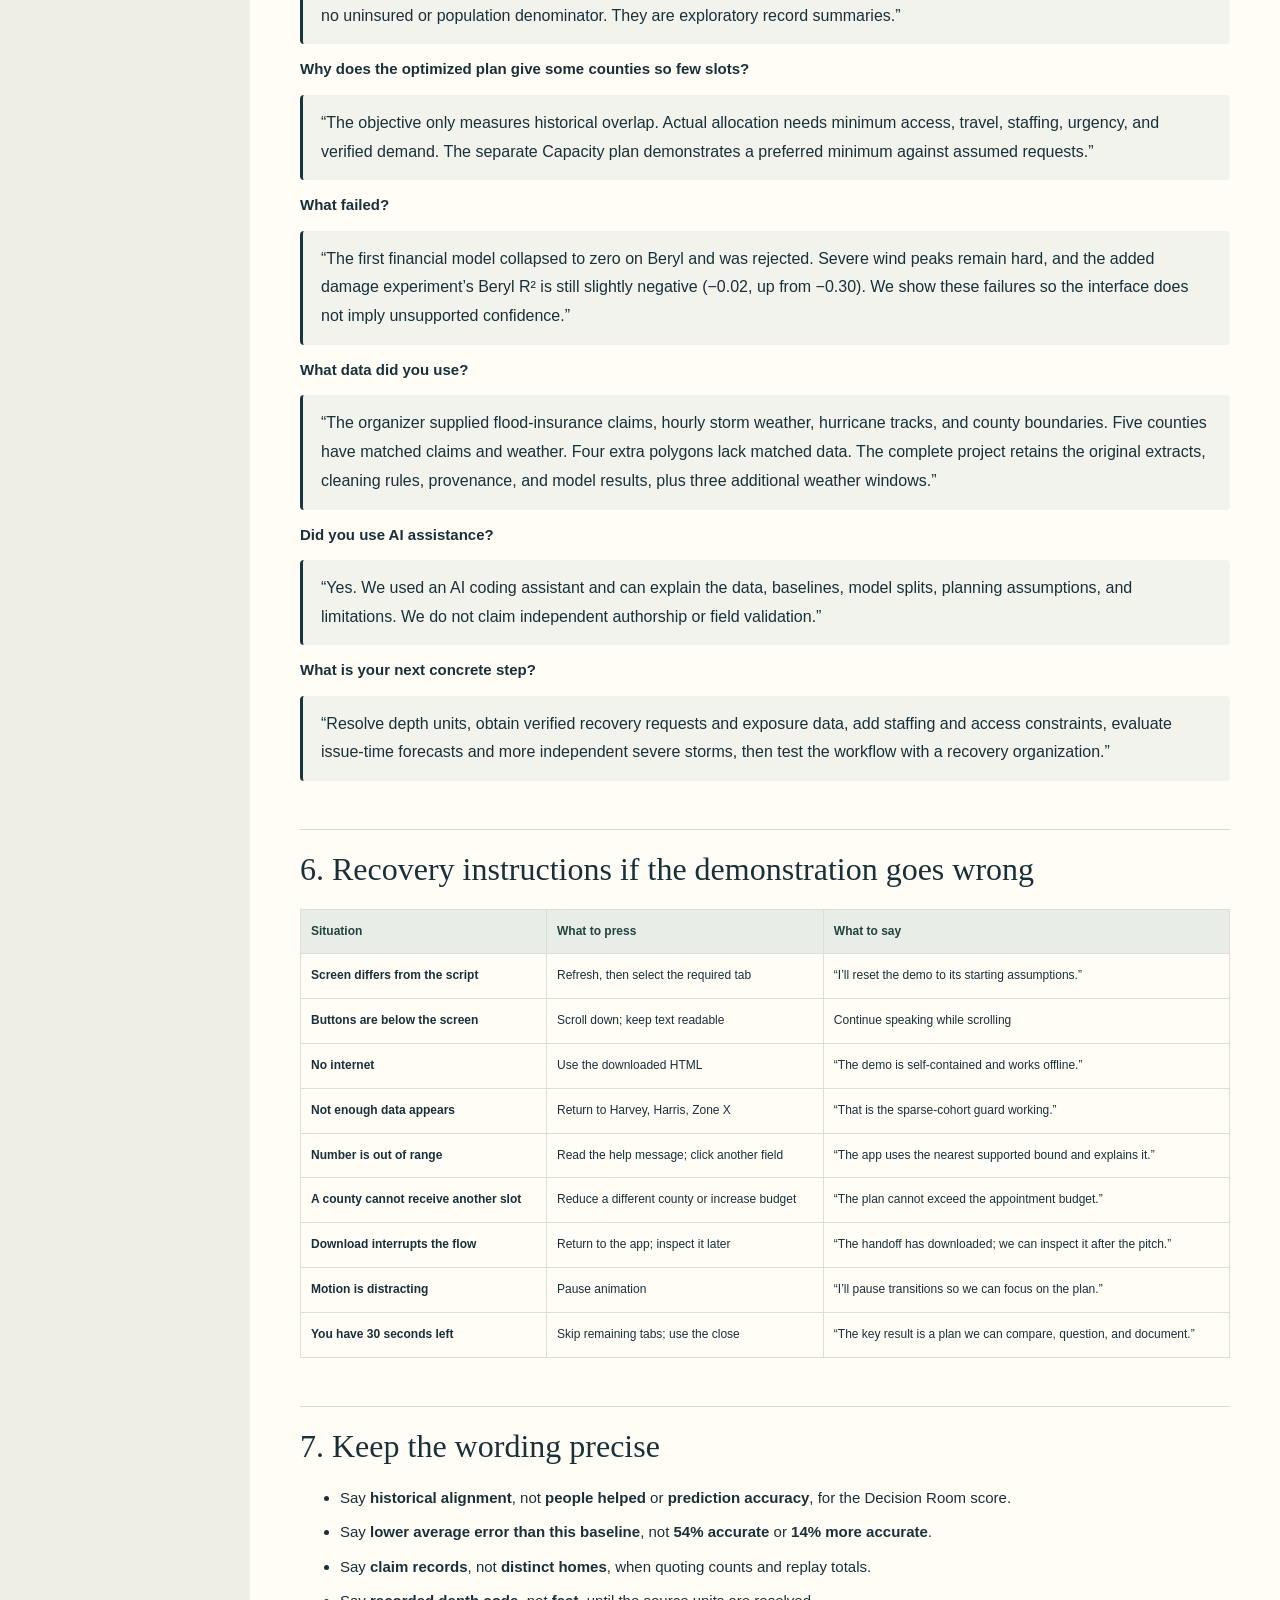
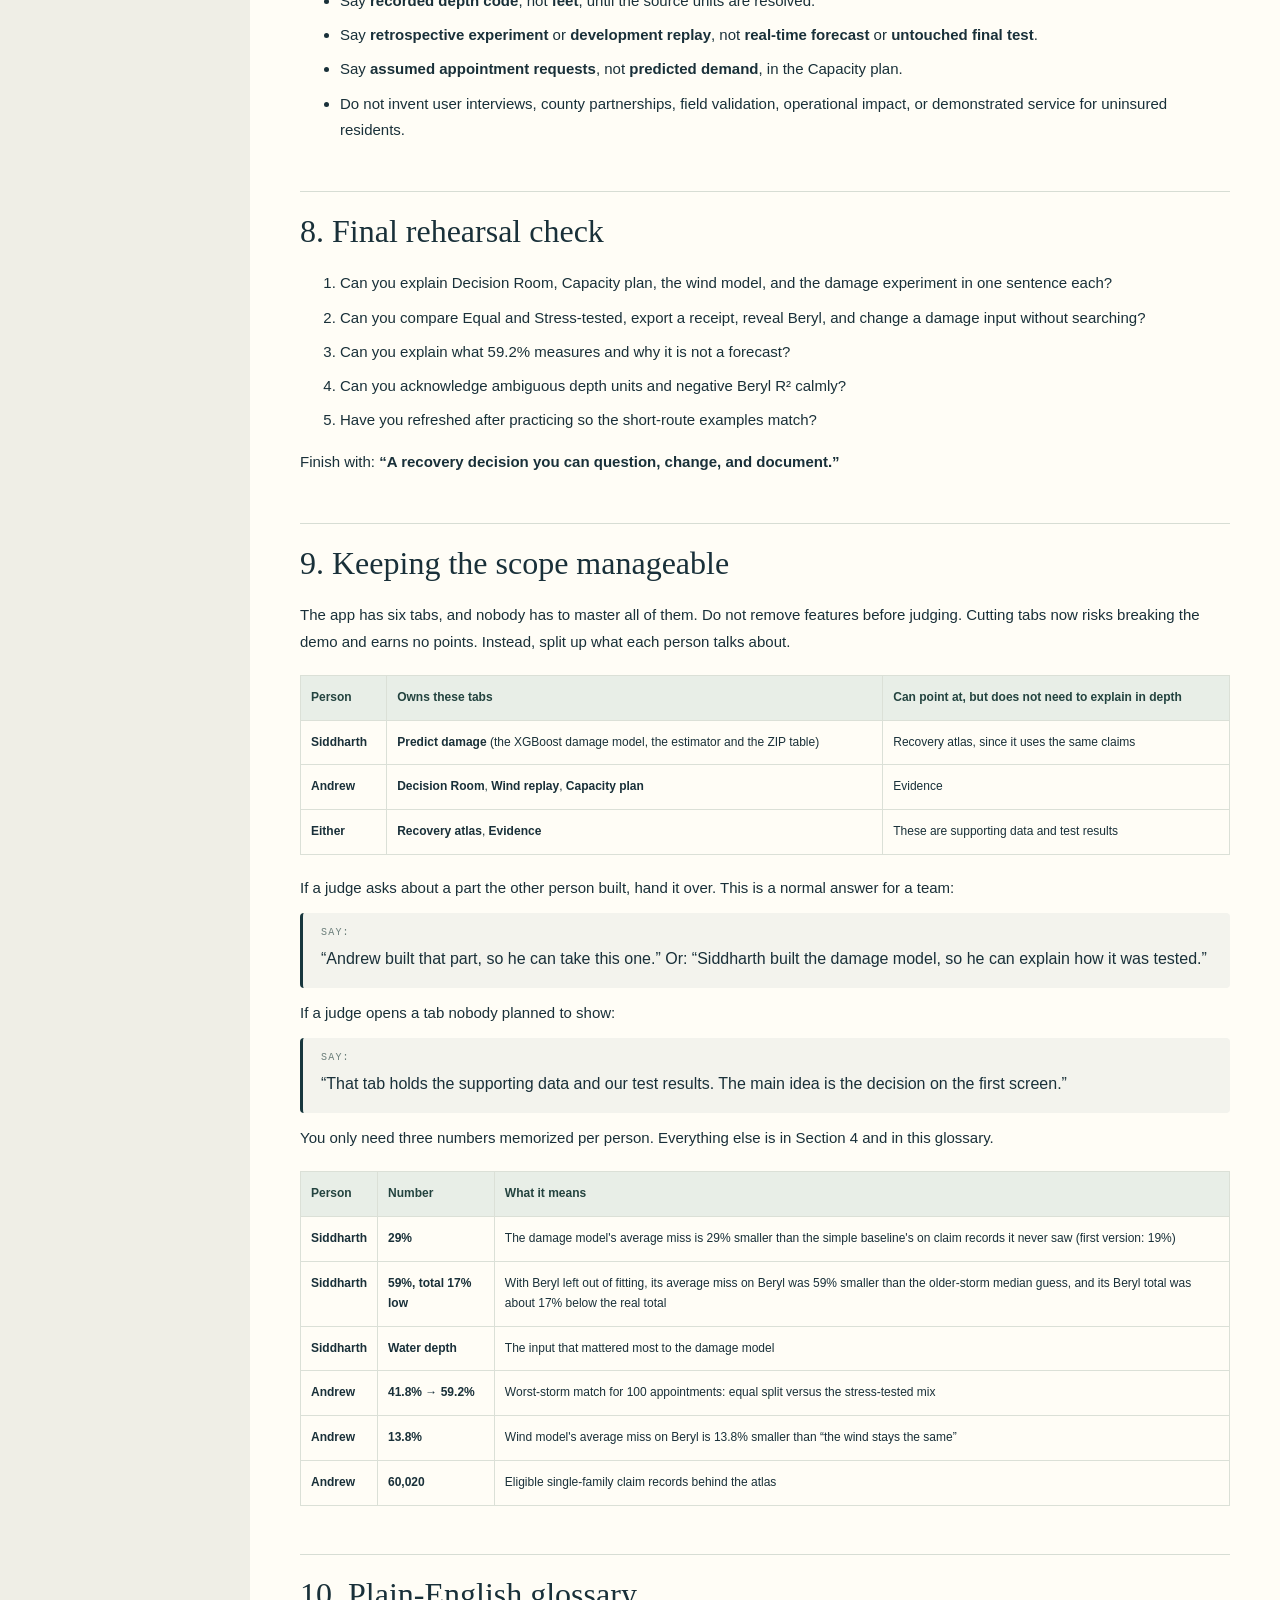
<file: PRESENTATION_GUIDE.html>
<!doctype html><html lang="en"><head><meta charset="utf-8"><meta name="viewport" content="width=device-width,initial-scale=1"><title>Hurricane Recovery Model (HRM) · Presenter’s Playbook</title><style>*{box-sizing:border-box}html{scroll-behavior:auto;scroll-padding-top:24px}body{margin:0;background:#efeee6;color:#193039;font:15px/1.75 Arial,sans-serif}.shell{max-width:1400px;margin:auto;display:grid;grid-template-columns:250px minmax(0,1fr)}aside{position:sticky;top:0;height:100vh;padding:30px 20px;background:#142d34;color:#e8e5d7;overflow:auto}.brand{font:700 13px monospace;letter-spacing:1.5px;color:#edc66b}.private{font-size:11px;color:#a8b9bd;margin:12px 0 22px}nav a{display:block;color:#d0dadd;text-decoration:none;font-size:12px;line-height:1.5;padding:10px 0;border-top:1px solid #385057}nav a:hover{color:#edc66b}main{padding:44px 50px 80px;max-width:1040px;background:#fffdf6}header{padding-bottom:26px;border-bottom:3px solid #d3af5b}header .kicker{font:11px monospace;letter-spacing:1px;color:#6d7e7d}h1{font:48px/1.1 Georgia,serif;letter-spacing:-1px;margin:14px 0;color:#193039}header p{font-size:14px;color:#617575}.actions{display:flex;gap:10px;flex-wrap:wrap;margin-top:24px}.actions a,.actions button{border:1px solid #36545a;background:#17363d;color:#fff;padding:10px 15px;font:12px Arial,sans-serif;border-radius:5px;text-decoration:none;cursor:pointer}.actions button{background:#fffdf6;color:#17363d}.cue{background:#edf3ed;border-left:3px solid #688970;padding:17px 20px;margin:25px 0;font-size:13px}.cue strong{display:block}h2{font:32px/1.2 Georgia,serif;margin:48px 0 20px;padding-top:20px;border-top:1px solid #d7ddd4;break-after:avoid}h3{font:700 18px/1.4 Arial,sans-serif;margin:32px 0 14px;break-after:avoid;color:#174b4b}p{margin:12px 0}li{margin:8px 0}strong{font-weight:700}.press,.expect,.say{padding:14px 18px;border-radius:4px;margin:10px 0}.press{background:#edf3ee;border-left:3px solid #608775}.expect{background:#faf1da;border-left:3px solid #c6a65d}.say{background:#f3f3ed;border-left:3px solid #17363d;font-size:16px;line-height:1.8}.say strong:first-child{display:block;font:10px monospace;letter-spacing:1.2px;color:#6b7e7a;margin-bottom:7px}.table-wrap{overflow:auto;margin:20px 0}table{width:100%;border-collapse:collapse;font-size:12px;line-height:1.65}th{text-align:left;background:#e8eee7;color:#23433f}th,td{padding:12px 10px;border:1px solid #dbe0d7;vertical-align:top}td:first-child{font-weight:600}code{font-size:12px;background:#edf0e9;padding:3px 5px;overflow-wrap:anywhere}.end{font:11px monospace;color:#7a8987;border-top:1px solid #d7ddd4;margin-top:40px;padding-top:18px}@media(max-width:900px){.shell{display:block}aside{position:relative;height:auto;padding:18px 22px}nav{display:flex;flex-wrap:wrap;gap:0 20px}nav a{font-size:11px;border:0;padding:6px 0}.private{margin:6px 0 10px}main{padding:28px 22px 60px}h1{font-size:37px}h2{font-size:27px}table{min-width:600px}}@media(prefers-reduced-motion:reduce){html{scroll-behavior:auto}}@media print{@page{size:A4;margin:16mm}body{background:white;font-size:10pt;line-height:1.55}.shell{display:block}aside,.actions{display:none}main{max-width:none;padding:0;background:white}h1{font-size:30pt}h2{font-size:22pt;margin-top:24pt;break-before:auto}h3{font-size:13pt;margin-top:18pt}.press,.expect,.say{padding:8pt 10pt;font-size:10pt;break-inside:avoid}table{font-size:8pt;min-width:0}th,td{padding:6pt}tr{break-inside:avoid}.table-wrap{overflow:visible}header{break-after:avoid}a{color:inherit;text-decoration:none}}</style></head><body><div class="shell"><aside><div class="brand">HRM</div><p class="private">Presenter notes · separate from the app</p><nav><a href="#1-prepare-your-screen">1. Prepare your screen</a><a href="#2-the-two-minute-judging-route">2. The two-minute judging route</a><a href="#3-detailed-click-by-click-rehearsal">3. Detailed click-by-click rehearsal</a><a href="#4-verified-numbers-and-what-they-mean">4. Verified numbers and what they mean</a><a href="#4b-damage-model-results-explained">4b. Damage model results, explained</a><a href="#5-prepared-answers-to-likely-judge-questions">5. Prepared answers to likely judge questions</a><a href="#6-recovery-instructions-if-the-demonstration-goes-wrong">6. Recovery instructions if the demonstration goes wrong</a><a href="#7-keep-the-wording-precise">7. Keep the wording precise</a><a href="#8-final-rehearsal-check">8. Final rehearsal check</a><a href="#9-keeping-the-scope-manageable">9. Keeping the scope manageable</a><a href="#10-plain-english-glossary">10. Plain-English glossary</a><a href="#11-simple-one-line-answers-when-a-term-comes-up">11. Simple one-line answers when a term comes up</a></nav></aside><main><header><div class="kicker">TRACK 1 / SIDDHARTH KORAMPALLI + ANDREW PERLMAN</div><h1>Know what to press.<br>Know what to say.</h1><p>Your two-minute pitch, full rehearsal, verified numbers, and judge answers.</p><div class="actions"><a href="OPEN_DEMO.html" target="_blank" rel="noopener">Open the demo ↗</a><button type="button" onclick="window.print()">Print / save as PDF</button></div></header><div class="cue"><strong>Before you begin: refresh the app.</strong>100 appointments · four scenarios · Decision Room. Follow the two-minute route first; use the detailed walkthrough only when you have more time.</div><p class="">Siddharth Korampalli and Andrew Perlman · Track 1 · Hurricane preparedness and recovery</p><p class="">This is your speaking guide, separate from the app. Keep it beside the demo. Quoted paragraphs are words to say aloud. <strong>PRESS</strong> means an action; do not read the action instructions to the judges.</p><h2 id="1-prepare-your-screen">1. Prepare your screen</h2><ol><li>Open <strong>OPEN_DEMO.html</strong>. Open this guide in a second window or on another device. If sharing your screen, share only the app window.</li><li>Refresh the app once. It starts on <strong>Decision Room</strong>, with <strong>100</strong> appointments, all four storm boxes checked, and <strong>20</strong> appointments per county.</li><li>Keep the browser near 100% zoom and scroll when necessary. Some controls and export buttons sit below the map. Avoid shrinking the page until labels are unreadable.</li><li>Decide who speaks and who clicks. Either person can do both; if presenting together, agree on the handoff before starting.</li><li>Keep the complete project ZIP available. Do not install software or retrain models during judging: the app already contains its data and works offline.</li><li>If motion distracts you, press <strong>Pause animation</strong> near the top of Decision Room. If it says <strong>Reduced motion</strong>, the device has already disabled effects.</li><li>Practice once, then refresh again. Clicking a tab preserves your settings; refreshing resets every screen.</li></ol><p class=""><strong>Your central idea:</strong> “Can your recovery plan survive a different storm?” Lead with the Decision Room. The models and atlas support that decision.</p><h2 id="2-the-two-minute-judging-route">2. The two-minute judging route</h2><p class="">Use this route when time is limited. Do not try to show every feature. If running late, skip the damage clicks and close after the wind reveal.</p><h3>0:00–0:20 · Establish the problem</h3><p class="press"><strong>PRESS:</strong> Start on <strong>Decision Room</strong>, budget <strong>100</strong>, all four scenarios checked. Point to the county map.</p><p class="say"><strong>SAY:</strong> “We’re Siddharth and Andrew. HRM asks a practical question: can your recovery plan survive a different storm? Imagine a small recovery desk with 100 appointments. Historical storm footprints differ, so dividing those appointments equally is a choice we should test.”</p><h3>0:20–0:40 · Compare a simple plan with the alternative</h3><p class="press"><strong>PRESS:</strong> Click <strong>Equal</strong>. Point to <strong>Worst scenario alignment: 41.8%</strong>. Click <strong>✦ Stress-tested</strong>, or <strong>Apply stress-tested mix ↗</strong>. The score becomes <strong>59.2%</strong>.</p><p class="say"><strong>SAY:</strong> “Equal allocation overlaps the recorded county claim mix by 41.8 percent in its weakest historical scenario. The stress-tested mix raises that to 59.2 percent by balancing the weakest match across these storms. This measures historical distribution fit, not people helped.”</p><h3>0:40–0:55 · Export the reasoning</h3><p class="press"><strong>PRESS:</strong> Scroll to <strong>↓ Export decision receipt</strong> and click once. Let it download; do not search for the file during the short pitch.</p><p class="say"><strong>SAY:</strong> “We can question the assumptions and export the allocations, scenario scores, baseline comparisons, and limits together. The reasoning travels with the decision.”</p><h3>0:55–1:20 · Reveal the wind-model result</h3><p class="press"><strong>PRESS:</strong> Click <strong>Wind replay</strong>. On a freshly refreshed app, the default is <strong>Beryl</strong>, <strong>Harris</strong>, <strong>Jul 8, 12:00 AM</strong>. Point to <strong>30.6 mph</strong>. Click <strong>Reveal what happened →</strong>. The recorded following-six-hour peak is <strong>52.3 mph</strong>.</p><p class="say"><strong>SAY:</strong> “Our wind model uses current and earlier readings to estimate the following six-hour peak. Here is its estimate, and here is the recorded outcome. Across the Beryl development replay, average error is about 14 percent lower than persistence, but this example shows why severe peaks remain a weakness.”</p><h3>1:20–1:45 · Show the separate damage experiment</h3><p class="press"><strong>PRESS:</strong> Click <strong>Predict damage</strong>. Keep <strong>Hurricane Harvey (2017)</strong>, <strong>Harris</strong>, <strong>Zone X</strong>, and coverage <strong>250000</strong>. Scroll to <strong>Recorded depth code (0–10)</strong>. Replace its value with <strong>1</strong>, then <strong>4</strong>. Then pick zip <strong>77079</strong> in <strong>Zip code</strong>.</p><p class="say"><strong>SAY:</strong> “The damage experiment lets us vary recorded depth and coverage under historical storm conditions. We label depth as a code because the source leaves inches versus feet unresolved. This is a retrospective research experiment, not an advance damage forecast.”</p><p class=""><strong>SAY (stronger option):</strong> “Location matters too: the same recorded inputs give a different estimate for ZIP 77079 than for the Harris county reference, reflecting the fitted location and ZIP-history features. Added up, the model got Beryl’s total damage within about 17% with Beryl excluded from fitting; this test was inspected during development.”</p><h3>1:45–2:00 · Close with the value and next step</h3><p class="press"><strong>PRESS:</strong> Click <strong>Decision Room</strong> to finish on the main screen. Do not refresh unless you want to reset the plan.</p><p class="say"><strong>SAY:</strong> “HRM connects model evidence to a decision you can question, change, and document. Next we need verified recovery requests, resolved depth units, travel and urgency constraints, and issue-time forecast data before operational use.”</p><h2 id="3-detailed-click-by-click-rehearsal">3. Detailed click-by-click rehearsal</h2><p class="">These are extended-demo and follow-up instructions. They are not all part of the two-minute pitch.</p><h3>A. Decision Room · Compare the three strategies</h3><p class="press"><strong>START:</strong> Refresh. Leave budget <strong>100</strong> and all four scenarios checked.</p><p class="press"><strong>PRESS:</strong> Click <strong>Equal</strong>. Scroll to <strong>Compare the choices</strong> if necessary.</p><p class="expect"><strong>EXPECT:</strong> Equal <strong>41.8%</strong>; Historical mix <strong>37.3%</strong>; Stress-tested <strong>59.2%</strong>. These figures apply to this exact 100-slot, four-scenario exercise.</p><p class="say"><strong>SAY:</strong> “Pooling all historical claims is another simple strategy. The biggest storms dominate that pooled count, and it scores 37.3 percent on its weakest scenario here. The stress-tested objective instead balances the weakest match across the selected storms.”</p><p class="press"><strong>PRESS:</strong> Click <strong>✦ Stress-tested</strong>.</p><p class="expect"><strong>EXPECT:</strong> Brazoria <strong>5</strong>, Fort Bend <strong>1</strong>, Galveston <strong>36</strong>, Harris <strong>37</strong>, Montgomery <strong>21</strong> appointments.</p><p class="say"><strong>SAY:</strong> “This is the result of a deliberately limited objective. A county getting very few slots is a reason to inspect the assumptions, not a claim that it has little real need. An actual service plan needs minimum access, urgency, staffing, and uninsured demand constraints.”</p><p class=""><strong>If asked about the method:</strong> “A linear program maximizes the smallest distributional overlap across selected historical county claim mixes. It chooses continuous shares. Largest-remainder rounding converts those shares to whole appointments, and we recalculate the scores. We do not claim that the rounded integer plan is globally optimal.”</p><h3>B. Decision Room · Change the historical assumptions</h3><p class="press"><strong>PRESS:</strong> Uncheck <strong>Nicholas</strong>. Then click <strong>✦ Stress-tested</strong> again.</p><p class="expect"><strong>EXPECT:</strong> Three scenario bars remain; the plan and score can change. Unchecking a storm only re-evaluates the current plan. Pressing Stress-tested asks for a new allocation for that selection.</p><p class="say"><strong>SAY:</strong> “Which historical footprints should the plan be robust against? Removing one changes the question, so we recalculate. This is a stress test against known scenarios, not proof of what the next storm will do.”</p><p class="press"><strong>RESET:</strong> Check <strong>Nicholas</strong> again and click <strong>Equal</strong> or <strong>✦ Stress-tested</strong>. The app keeps at least one scenario selected.</p><h3>C. Decision Room · Edit the budget and a manual plan</h3><p class="press"><strong>PRESS:</strong> Replace <strong>Appointment budget</strong> with <strong>150</strong>. Click <strong>Equal</strong>. Each county now has <strong>30</strong> slots.</p><p class="press"><strong>PRESS:</strong> Change Harris from <strong>30</strong> to <strong>20</strong>. There are now <strong>10 unassigned</strong> appointments. Change Brazoria from <strong>30</strong> to <strong>40</strong> to use those 10.</p><p class="expect"><strong>EXPECT:</strong> County labels, scenario bars, and the worst-score gauge update. The total cannot exceed 150. If the budget is already fully allocated, decrease one county before increasing another.</p><p class="say"><strong>SAY:</strong> “We can compare a manual plan with the baselines and the optimized mix. Unassigned appointments count against alignment, and the controls prevent spending more than the budget.”</p><p class="press"><strong>RESET:</strong> Enter budget <strong>100</strong>, confirm all four storms are checked, and click <strong>Equal</strong>. Refresh if you want every tab reset as well.</p><h3>D. Decision Room · Explain the score and open the receipt</h3><p class="press"><strong>PRESS:</strong> Open <strong>What does ‘alignment’ mean? Read the math, assumptions, and limits.</strong> near the bottom.</p><p class="say"><strong>SAY:</strong> “For each county, we take the smaller of its appointment-budget share and its share of eligible historical claims. We add those overlaps, then report the weakest score across the selected storms. A perfect score would match the historical distribution exactly with the whole budget assigned.”</p><p class="press"><strong>PRESS:</strong> Click <strong>↓ Export decision receipt</strong>. During the longer demo, open the downloaded <strong>HRM_Decision_Receipt.html</strong>.</p><p class="expect"><strong>EXPECT:</strong> Budget, unassigned slots, county appointments, selected storm scores, baseline comparisons, method, limits, and an expandable <strong>Complete calculation record</strong>.</p><p class="say"><strong>SAY:</strong> “This is a readable handoff that records what we assumed and why the plan scored as it did.”</p><p class="">Use the browser’s Print command inside the receipt to save it as a PDF if needed. Return to the app afterward.</p><h3>E. Wind replay · Reveal and move the cutoff</h3><p class="press"><strong>PRESS:</strong> Click <strong>Wind replay</strong>. Use <strong>Beryl</strong> and <strong>Harris</strong>. If you moved the cutoff earlier, refresh the app and reopen Wind replay to restore the exact default example.</p><p class="expect"><strong>EXPECT:</strong> <strong>Jul 8, 12:00 AM</strong>; estimate <strong>30.6 mph</strong>; carry-current-gust baseline <strong>24.8 mph</strong>. Future actuals are hidden.</p><p class="press"><strong>PRESS:</strong> Click <strong>Reveal what happened →</strong>.</p><p class="expect"><strong>EXPECT:</strong> Recorded following-six-hour peak <strong>52.3 mph</strong>. The model is closer than persistence in this example, but both substantially underestimate the peak.</p><p class="say"><strong>SAY:</strong> “Lower average error does not mean every estimate is reliable. The reveal makes this failure visible. We report the baseline and difficult windows rather than hiding them.”</p><p class="press"><strong>PRESS:</strong> Use <strong>Previous hour</strong>, <strong>Next hour</strong>, or <strong>Move the cutoff hour</strong>. Moving the cutoff hides actuals again.</p><p class="say"><strong>SAY:</strong> “The target is the maximum gust in the next six hourly observations. Inputs use the current hour and the previous six hours. Reanalysis reconstructs weather after an event, so this does not prove real-time warning performance.”</p><p class="press"><strong>OPTIONAL PRESS:</strong> <strong>Jump to 6h before recorded peak</strong>. Explain that it uses the known historical peak for navigation; the model did not predict the peak’s timing. If a training-range warning appears, describe the labeled persistence fallback. Do not call it a safety guarantee.</p><h3>F. Predict damage · Change inputs and demonstrate bounds</h3><p class="press"><strong>PRESS:</strong> Click <strong>Predict damage</strong>. Select <strong>Hurricane Harvey (2017)</strong>, <strong>Harris</strong>, <strong>Zone X</strong>. Enter coverage <strong>250000</strong>. Enter depth code <strong>1</strong>, then <strong>4</strong>.</p><p class="expect"><strong>EXPECT:</strong> Approximately <strong>$70,745</strong> at code 1 and <strong>$121,698</strong> at code 4 in the current integrated model. If a future rebuild changes these values, read the actual screen rather than quoting old dollar figures.</p><p class="say"><strong>SAY:</strong> “This shows how the fitted model responds to the recorded-depth scenario. Coverage is an insurance limit rather than a property-value measurement. The outcome is assessed building damage, not an insurance payout. The original depth units still need to be resolved.”</p><p class="press"><strong>PRESS:</strong> Enter depth code <strong>30</strong>.</p><p class="expect"><strong>EXPECT:</strong> The message says it is using <strong>10 recorded units</strong>, the highest code in the exported grid. Click another field to show the value actually used.</p><p class="say"><strong>SAY:</strong> “The interface does not extrapolate beyond its saved grid. It clamps unsupported inputs and explains which value it used.”</p><p class="press"><strong>PRESS:</strong> Clear the coverage box. The app requests a number and retains the last valid estimate. Restore <strong>250000</strong>.</p><p class="press"><strong>PRESS:</strong> Select <strong>Hurricane Nicholas (2021)</strong> and <strong>Montgomery</strong>.</p><p class="expect"><strong>EXPECT:</strong> <strong>Not enough data</strong>.</p><p class="say"><strong>SAY:</strong> “The interface requires at least 50 retained depth-coded records in the selected storm, county, and flood-zone cohort. Sparse data should not look like a confident estimate.”</p><p class="press"><strong>RESET:</strong> Harvey, Harris, Zone X, depth <strong>3</strong>, coverage <strong>250000</strong>.</p><h3>G. Predict damage · Explain the ZIP table honestly</h3><p class="press"><strong>PRESS:</strong> Point to <strong>Harvey-weather replay on recorded claims</strong> and scroll to its ZIP table.</p><p class="say"><strong>SAY:</strong> “This replays Harvey weather on selected records using their recorded depths and coverage. The records can include repeated properties across storms. These totals are not predicted loss for every home and cannot tell an aid team whom to serve first.”</p><p class="">The interactive grid is fitted on all 54,697 retained records from 10 storms. It is different from the Beryl-excluded model used in the development check. Do not describe the ZIP table as a held-out forecast.</p><h3>H. Recovery atlas · Compare the observed record</h3><p class="press"><strong>PRESS:</strong> Click <strong>Recovery atlas</strong>. Select <strong>Harris</strong> and <strong>All zones</strong>. Click <strong>Beryl</strong>, then <strong>Harvey</strong>.</p><p class="expect"><strong>EXPECT:</strong> Harris median recorded assessed building damage is <strong>$11,010</strong> for Beryl and <strong>$71,703</strong> for Harvey under the displayed eligibility rules.</p><p class="say"><strong>SAY:</strong> “These are observed amounts among eligible insured claims, not predictions for every home. The storms left different recorded recovery footprints, which motivates the Decision Room.”</p><p class="">The atlas contains <strong>60,020</strong> eligible records overall. The depth-coded experiment uses <strong>54,697</strong> records from 10 storms, including six extra flood events with added weather. They are not contradictory counts.</p><p class="press"><strong>OPTIONAL PRESS:</strong> Nicholas and Montgomery. Explain that zero eligible records in this dataset is not proof of no community need.</p><p class="press"><strong>RESET:</strong> Beryl, Harris, All zones.</p><h3>I. Capacity plan · Show assumed requests and an impossible floor</h3><p class="press"><strong>PRESS:</strong> Click <strong>Capacity plan</strong>, then <strong>Reset assumptions</strong>. Change <strong>Total appointment slots</strong> from <strong>100</strong> to <strong>150</strong>.</p><p class="expect"><strong>EXPECT:</strong> Assigned slots change from 100 to 150 under the initial 200 assumed requests.</p><p class="say"><strong>SAY:</strong> “This separate planner starts from assumed request counts. It tries a preferred county minimum and distributes remaining appointments according to unserved assumed requests. It never assigns a county more slots than its assumed requests.”</p><p class="press"><strong>PRESS:</strong> Enter <strong>3</strong> total slots while leaving the preferred minimum at <strong>5</strong>. Point to the explicit county-floor shortfall warning.</p><p class="say"><strong>SAY:</strong> “If a minimum is impossible, the interface exposes the conflict. A polished plan should not hide an impossible assumption.”</p><p class="press"><strong>PRESS:</strong> Restore <strong>150</strong>. Optionally click <strong>↓ Download capacity plan</strong>. It exports assumptions, assignments, and unserved assumed requests. Click <strong>Reset assumptions</strong> afterward.</p><p class=""><strong>Explain the difference:</strong> Decision Room compares fixed-budget distributions with historical claim mixes. Capacity plan distributes appointments against assumed request counts and a preferred minimum. Neither establishes future need.</p><h3>J. Evidence · Show methods and failures</h3><p class="press"><strong>PRESS:</strong> Click <strong>Evidence</strong>. Show <strong>Every storm and window is reported</strong> for the wind experiment. Scroll to <strong>Water-depth damage experiment</strong> for the financial experiment.</p><p class="say"><strong>SAY:</strong> “Wind and damage answer different questions, so we keep their evaluations separate and show the simple baselines. Their percentages must not be combined.”</p><p class="">If asked about the first damage model, open <strong>Inspect the original financial model and claims-quality audit</strong>.</p><p class="say"><strong>SAY:</strong> “The earlier Ridge model collapsed to zero on Beryl and was rejected for use in the atlas. The added XGBoost experiment is separate and still has limitations. We keep the failed result available for inspection.”</p><h2 id="4-verified-numbers-and-what-they-mean">4. Verified numbers and what they mean</h2><div class="table-wrap"><table><thead><tr><th>Result</th><th>Figure</th><th>Correct description</th></tr></thead><tbody><tr><td>Decision Room: 100 slots, four scenarios</td><td>Equal 41.8%; pooled history 37.3%; stress-tested 59.2%</td><td>Worst-scenario historical overlap, not accuracy or people served</td></tr><tr><td>Atlas</td><td>60,020 records</td><td>Eligible insured single-family claim records</td></tr><tr><td>Damage experiment</td><td>54,697 records, 10 storms</td><td>Eligibility plus retained raw depth codes 0–10</td></tr><tr><td>Wind, Beryl replay</td><td>MAE 5.61 vs persistence 6.50 mph</td><td>About 13.8% lower error; development replay</td></tr><tr><td>Wind, three extra 2026 windows</td><td>MAE 3.53 vs persistence 3.68 mph</td><td>About 3.9% lower error; correlated observations</td></tr><tr><td>Wind, Beryl highest-gust tenth</td><td>MAE about 18.9 mph</td><td>Severe peaks remain difficult and tend to be underestimated</td></tr><tr><td>Damage, random 20% record check</td><td>MAE $39,598 vs median $55,733; R² 0.443</td><td>About 29.0% lower MAE (first version 19.0%, R² 0.322); records are not identified distinct homes</td></tr><tr><td>Damage, each of 10 storms held out</td><td>Beats the training median on 9 of 10</td><td>36% lower MAE outside Harvey</td></tr><tr><td>Damage, Beryl excluded from fitting</td><td>MAE $19,382 vs other-storm median $47,229 and zero $24,986; R² −0.018</td><td>About 59.0% lower MAE versus that median (first version 55.3%, R² −0.305)</td></tr><tr><td>Damage, Beryl mean</td><td>Estimate about $20,651 vs recorded about $24,986</td><td>Total about 17% low (first version: $14,260, 42% low)</td></tr></tbody></table></div><p class=""><strong>MAE</strong> is average absolute error: the average size of the miss, in mph or dollars. A reduction in MAE is not “percent accurate.” <strong>R²</strong> uses squared error; negative Beryl R² means the model did worse than the Beryl test-set mean under that metric.</p><h2 id="4b-damage-model-results-explained">4b. Damage model results, explained</h2><p class="">Across all ten leave-event-out checks, pooled record-weighted MAE improves by only <strong>0.7%</strong>. The <strong>36.4%</strong> figure excludes Harvey. Always zero beats the model on Nicholas and Laura. All these checks were used during development and model comparison; none is an untouched final test. Added events are dataset labels, not independently verified storm attribution.</p><p class="">The model clips damage-to-coverage training ratios to 0–1, limiting its ability to represent assessed damage above insurance coverage. The demo uses county reference inputs, not a verified typical home. Depth remains a raw code with unresolved physical units.</p><p class=""><strong>One-line pitch:</strong> “Per home it’s a rough estimate, but added up it got Beryl’s total damage within about 17% with Beryl excluded from fitting; this test was inspected during development. The previously integrated four-event version was about 42% low.”</p><p class=""><strong>Longer version:</strong> “Our first XGBoost version used depth, coverage, flood zone, county and storm weather. We tested 24 versions in <code>model_experiments.py</code>. The winner predicts the share of coverage that was damaged instead of raw dollars, and adds map location and ZIP damage history from fitting records. On held-out claim records, its error is 29% below the baseline, up from 19%, and R² rose from 0.32 to 0.44.”</p><p class=""><strong>What the numbers mean (random 20% of claim records held out):</strong></p><div class="table-wrap"><table><thead><tr><th>Approach</th><th>Average miss per record</th></tr></thead><tbody><tr><td>Guess the training median for every home (baseline)</td><td>about $55,700</td></tr><tr><td>First XGBoost version</td><td>about $45,200 (19% smaller)</td></tr><tr><td>Current version</td><td>about $39,600 (29% smaller)</td></tr></tbody></table></div><ul><li>This is not “29% accurate.” It means the average miss is 29% smaller than the simple baseline’s.</li><li><strong>R² 0.44</strong> describes performance on this random-record sample relative to its test-set mean under squared error. It does not establish causes or accuracy on new properties.</li><li><strong>For one house:</strong> a miss of about $40k is rough; never use it to decide one family’s payout.</li><li><strong>For geographic planning:</strong> aggregate errors need separate validation. Beryl totals were 17% low, but Harvey totals were 69% low and Laura totals 252% high in leave-event-out checks. Do not use these results to prioritize aid.</li><li><strong>For judges:</strong> report measured results and their limits; no significance or field-readiness claim has been established.</li></ul><p class=""><strong>What we tried (all in <code>model_experiments.py</code>):</strong></p><div class="table-wrap"><table><thead><tr><th>Change</th><th>Random records</th><th>Unseen storms (excl. Harvey)</th><th>Result</th></tr></thead><tbody><tr><td>First version</td><td>19%</td><td>32%</td><td>Starting point</td></tr><tr><td>Tuning (tree depth, learning rate, loss settings)</td><td>about 19%</td><td>31–35%</td><td>No real gain; significance not established</td></tr><tr><td>Predict damage as a share of coverage</td><td>19%</td><td>34%</td><td>Fixes low totals on new storms</td></tr><tr><td>+ map location</td><td>26%</td><td>37%</td><td>Big gain</td></tr><tr><td>+ zip history (average damage in that zip in other storms)</td><td>28%</td><td>38%</td><td>Biggest single gain</td></tr><tr><td>Remove storm weather</td><td>17%</td><td>14%</td><td>Much worse, so weather really matters</td></tr><tr><td><strong>Final: share of coverage + location + zip history</strong></td><td><strong>29%</strong></td><td><strong>36–37%</strong></td><td>Best balance of home-level error and totals</td></tr></tbody></table></div><p class=""><strong>Before and after:</strong></p><div class="table-wrap"><table><thead><tr><th>Test</th><th>First version</th><th>Current version</th></tr></thead><tbody><tr><td>Random 20% of claim records</td><td>19% less error, R² 0.32</td><td>29% less error, R² 0.44</td></tr><tr><td>Beryl held out</td><td>55% less error, R² −0.30</td><td>59% less error, R² −0.02</td></tr><tr><td>Beryl average per claim record</td><td>$14,260 predicted vs $24,986</td><td>$20,651 predicted vs $24,986</td></tr><tr><td>Each storm held out (excl. Harvey)</td><td>34% less error</td><td>36% less error, beats baseline on 9 of 10</td></tr></tbody></table></div><p class=""><strong>How is ZIP history computed?</strong> Evaluation ZIP means use fitting records only; fitting rows use random-row out-of-fold means. These may include the same event and repeat properties. The interactive grid uses all retained records, including the selected event. Leave-event-out tests can train on later events, so they are not chronological forecasts.</p><p class=""><strong>Weak spots to admit if asked:</strong> Harvey held out still doesn’t beat the baseline (it is 91% of all claims, so there is nothing comparable left to learn from). Laura and Nicholas totals swing a lot because they have only 20 and 140 claims.</p><p class=""><strong>Demo:</strong> the estimator now has a <strong>Zip code</strong> picker. The 77 zips with at least 200 retained claim records each get their own estimate; “County reference for Harris” covers the rest. Try Harvey, Harris, Zone X, depth code 3, $250,000: a Harris county reference is about $110k, while zip 77079 is about $215k.</p><h2 id="5-prepared-answers-to-likely-judge-questions">5. Prepared answers to likely judge questions</h2><p class=""><strong>What makes this different from a dashboard?</strong></p><p class="say">“The main workflow is a decision rehearsal: a constraint, simple baselines, changeable scenarios, inspectable tradeoffs, and an export that carries the assumptions. Models and charts support the decision rather than being disconnected results.”</p><p class=""><strong>Where is the AI?</strong></p><p class="say">“Gradient boosting estimates the following-six-hour gust peak. XGBoost explores assessed building damage under recorded conditions. The appointment stress test is transparent linear optimization, not another machine-learning model.”</p><p class=""><strong>Is it a live warning or operational allocation system?</strong></p><p class="say">“No. Weather inputs are historical reanalysis. Real forecasting needs tests with data available at the original issue time. Actual recovery allocation needs verified local requests, urgency, and access constraints.”</p><p class=""><strong>How did you avoid future information in the wind inputs?</strong></p><p class="say">“Inputs are from the cutoff hour and the preceding six hours; the target starts in the next hour. Whole storms have separate roles. A perturbation check changed future weather and confirmed current features stayed unchanged. Reanalysis still differs from real-time data.”</p><p class=""><strong>How was the wind model trained and checked?</strong></p><p class="say">“Harvey and Imelda trained it; Nicholas selected the model. Beryl is a development replay. Three separately downloaded 2026 weather windows checked the frozen model after the candidate set and selection rule were fixed. Nearby points and overlapping windows are correlated, not thousands of independent storms.”</p><p class=""><strong>Is Beryl an untouched final test?</strong></p><p class="say">“No. It was already inspected during project development. The damage check excludes Beryl from fitting, but that does not make it a fresh final test. Independent validation is still needed.”</p><p class=""><strong>Why use depth when its units are unresolved?</strong></p><p class="say">“The contribution explores the signal in a recorded field using raw codes 0–10 under an explicit assumption. We do not treat those codes as verified feet or inches. Resolving source metadata is necessary before using it as a physical-depth tool.”</p><p class=""><strong>Do the ZIP totals establish aid priority?</strong></p><p class="say">“No. They aggregate replayed predictions over selected insured claim records, potentially including repeated properties, with no uninsured or population denominator. They are exploratory record summaries.”</p><p class=""><strong>Why does the optimized plan give some counties so few slots?</strong></p><p class="say">“The objective only measures historical overlap. Actual allocation needs minimum access, travel, staffing, urgency, and verified demand. The separate Capacity plan demonstrates a preferred minimum against assumed requests.”</p><p class=""><strong>What failed?</strong></p><p class="say">“The first financial model collapsed to zero on Beryl and was rejected. Severe wind peaks remain hard, and the added damage experiment’s Beryl R² is still slightly negative (−0.02, up from −0.30). We show these failures so the interface does not imply unsupported confidence.”</p><p class=""><strong>What data did you use?</strong></p><p class="say">“The organizer supplied flood-insurance claims, hourly storm weather, hurricane tracks, and county boundaries. Five counties have matched claims and weather. Four extra polygons lack matched data. The complete project retains the original extracts, cleaning rules, provenance, and model results, plus three additional weather windows.”</p><p class=""><strong>Did you use AI assistance?</strong></p><p class="say">“Yes. We used an AI coding assistant and can explain the data, baselines, model splits, planning assumptions, and limitations. We do not claim independent authorship or field validation.”</p><p class=""><strong>What is your next concrete step?</strong></p><p class="say">“Resolve depth units, obtain verified recovery requests and exposure data, add staffing and access constraints, evaluate issue-time forecasts and more independent severe storms, then test the workflow with a recovery organization.”</p><h2 id="6-recovery-instructions-if-the-demonstration-goes-wrong">6. Recovery instructions if the demonstration goes wrong</h2><div class="table-wrap"><table><thead><tr><th>Situation</th><th>What to press</th><th>What to say</th></tr></thead><tbody><tr><td>Screen differs from the script</td><td>Refresh, then select the required tab</td><td>“I’ll reset the demo to its starting assumptions.”</td></tr><tr><td>Buttons are below the screen</td><td>Scroll down; keep text readable</td><td>Continue speaking while scrolling</td></tr><tr><td>No internet</td><td>Use the downloaded HTML</td><td>“The demo is self-contained and works offline.”</td></tr><tr><td>Not enough data appears</td><td>Return to Harvey, Harris, Zone X</td><td>“That is the sparse-cohort guard working.”</td></tr><tr><td>Number is out of range</td><td>Read the help message; click another field</td><td>“The app uses the nearest supported bound and explains it.”</td></tr><tr><td>A county cannot receive another slot</td><td>Reduce a different county or increase budget</td><td>“The plan cannot exceed the appointment budget.”</td></tr><tr><td>Download interrupts the flow</td><td>Return to the app; inspect it later</td><td>“The handoff has downloaded; we can inspect it after the pitch.”</td></tr><tr><td>Motion is distracting</td><td>Pause animation</td><td>“I’ll pause transitions so we can focus on the plan.”</td></tr><tr><td>You have 30 seconds left</td><td>Skip remaining tabs; use the close</td><td>“The key result is a plan we can compare, question, and document.”</td></tr></tbody></table></div><h2 id="7-keep-the-wording-precise">7. Keep the wording precise</h2><ul><li>Say <strong>historical alignment</strong>, not <strong>people helped</strong> or <strong>prediction accuracy</strong>, for the Decision Room score.</li><li>Say <strong>lower average error than this baseline</strong>, not <strong>54% accurate</strong> or <strong>14% more accurate</strong>.</li><li>Say <strong>claim records</strong>, not <strong>distinct homes</strong>, when quoting counts and replay totals.</li><li>Say <strong>recorded depth code</strong>, not <strong>feet</strong>, until the source units are resolved.</li><li>Say <strong>retrospective experiment</strong> or <strong>development replay</strong>, not <strong>real-time forecast</strong> or <strong>untouched final test</strong>.</li><li>Say <strong>assumed appointment requests</strong>, not <strong>predicted demand</strong>, in the Capacity plan.</li><li>Do not invent user interviews, county partnerships, field validation, operational impact, or demonstrated service for uninsured residents.</li></ul><h2 id="8-final-rehearsal-check">8. Final rehearsal check</h2><ol><li>Can you explain Decision Room, Capacity plan, the wind model, and the damage experiment in one sentence each?</li><li>Can you compare Equal and Stress-tested, export a receipt, reveal Beryl, and change a damage input without searching?</li><li>Can you explain what 59.2% measures and why it is not a forecast?</li><li>Can you acknowledge ambiguous depth units and negative Beryl R² calmly?</li><li>Have you refreshed after practicing so the short-route examples match?</li></ol><p class="">Finish with: <strong>“A recovery decision you can question, change, and document.”</strong></p><h2 id="9-keeping-the-scope-manageable">9. Keeping the scope manageable</h2><p class="">The app has six tabs, and nobody has to master all of them. Do not remove features before judging. Cutting tabs now risks breaking the demo and earns no points. Instead, split up what each person talks about.</p><div class="table-wrap"><table><thead><tr><th>Person</th><th>Owns these tabs</th><th>Can point at, but does not need to explain in depth</th></tr></thead><tbody><tr><td>Siddharth</td><td><strong>Predict damage</strong> (the XGBoost damage model, the estimator and the ZIP table)</td><td>Recovery atlas, since it uses the same claims</td></tr><tr><td>Andrew</td><td><strong>Decision Room</strong>, <strong>Wind replay</strong>, <strong>Capacity plan</strong></td><td>Evidence</td></tr><tr><td>Either</td><td><strong>Recovery atlas</strong>, <strong>Evidence</strong></td><td>These are supporting data and test results</td></tr></tbody></table></div><p class="">If a judge asks about a part the other person built, hand it over. This is a normal answer for a team:</p><p class="say"><strong>SAY:</strong> “Andrew built that part, so he can take this one.” Or: “Siddharth built the damage model, so he can explain how it was tested.”</p><p class="">If a judge opens a tab nobody planned to show:</p><p class="say"><strong>SAY:</strong> “That tab holds the supporting data and our test results. The main idea is the decision on the first screen.”</p><p class="">You only need three numbers memorized per person. Everything else is in Section 4 and in this glossary.</p><div class="table-wrap"><table><thead><tr><th>Person</th><th>Number</th><th>What it means</th></tr></thead><tbody><tr><td>Siddharth</td><td><strong>29%</strong></td><td>The damage model&#x27;s average miss is 29% smaller than the simple baseline&#x27;s on claim records it never saw (first version: 19%)</td></tr><tr><td>Siddharth</td><td><strong>59%, total 17% low</strong></td><td>With Beryl left out of fitting, its average miss on Beryl was 59% smaller than the older-storm median guess, and its Beryl total was about 17% below the real total</td></tr><tr><td>Siddharth</td><td><strong>Water depth</strong></td><td>The input that mattered most to the damage model</td></tr><tr><td>Andrew</td><td><strong>41.8% → 59.2%</strong></td><td>Worst-storm match for 100 appointments: equal split versus the stress-tested mix</td></tr><tr><td>Andrew</td><td><strong>13.8%</strong></td><td>Wind model&#x27;s average miss on Beryl is 13.8% smaller than “the wind stays the same”</td></tr><tr><td>Andrew</td><td><strong>60,020</strong></td><td>Eligible single-family claim records behind the atlas</td></tr></tbody></table></div><h2 id="10-plain-english-glossary">10. Plain-English glossary</h2><p class="">This section explains every term that appears in the app or in this guide, in plain words. The column on the right says how to describe it accurately, so it matches the wording rules in Section 7.</p><h3>Words about the data</h3><div class="table-wrap"><table><thead><tr><th>Term on screen</th><th>Plain English</th><th>Say it like this</th></tr></thead><tbody><tr><td><strong>Claim record</strong></td><td>One flood insurance claim from FEMA&#x27;s National Flood Insurance Program: one house, one storm, and how much damage the inspector recorded</td><td>“claim records,” not “homes,” because the same house can appear in more than one storm</td></tr><tr><td><strong>Eligible claim records</strong></td><td>The claims we kept: single-family houses, one of the four storms, a known building damage amount, and coverage between $1 and $250,000</td><td>“60,020 eligible claim records”</td></tr><tr><td><strong>54,697 records</strong> (damage tab)</td><td>The eligible claims that also have a usable recorded water-depth value from 0 to 10</td><td>“the claims with a recorded depth”</td></tr><tr><td><strong>Single-family / occupancy codes 1 and 11</strong></td><td>FEMA&#x27;s codes for a regular house, as opposed to apartments or businesses</td><td>“single-family houses”</td></tr><tr><td><strong>Building damage</strong></td><td>Damage to the structure itself: walls, floors, wiring. Not furniture or belongings, and not the insurance payout</td><td>“assessed building damage”</td></tr><tr><td><strong>Coverage</strong></td><td>How much flood insurance the house had on the building, up to $250,000. It is an insurance limit, not the home&#x27;s value</td><td>“building coverage”</td></tr><tr><td><strong>Recorded depth code</strong></td><td>How deep the water got inside the house, as written on the claim. The file does not state its unit; most values look like feet, but we have not verified that</td><td>“recorded depth,” and if asked: “the unit isn&#x27;t stated, so we don&#x27;t call it feet”</td></tr><tr><td><strong>Flood zone</strong></td><td>FEMA&#x27;s map label for flood risk at the address</td><td>“flood zone”</td></tr><tr><td><strong>Zone X</strong></td><td>FEMA&#x27;s “moderate to low risk” zone, where flood insurance is not required. About half of the eligible claims in these storms came from Zone X</td><td>“a share of claim records, not a flood probability”</td></tr><tr><td><strong>Zone AE</strong></td><td>FEMA&#x27;s high-risk zone near rivers and bayous, where flood insurance is usually required for mortgages</td><td>“high-risk zone”</td></tr><tr><td><strong>County FIPS</strong></td><td>A five-digit government code for each county. We join tables on it so names and spelling do not cause mismatches</td><td>Only mention if asked about the data joins</td></tr><tr><td><strong>Supported counties</strong></td><td>Brazoria, Fort Bend, Galveston, Harris and Montgomery: the five with both claims and weather</td><td>“five counties with matched data”</td></tr><tr><td><strong>Gray / insufficient data counties</strong></td><td>Austin, Chambers, Liberty and Waller have map outlines but no matching claims or weather</td><td>“we show them as missing rather than guessing”</td></tr><tr><td><strong>Nominal USD</strong></td><td>Dollars as recorded at the time, with no adjustment for inflation</td><td>“not inflation-adjusted”</td></tr><tr><td><strong>Reanalysis / ERA5</strong></td><td>Historical weather rebuilt after the fact by combining past observations with a weather model. It is not what forecasters had in real time</td><td>“historical weather data”</td></tr><tr><td><strong>Open-Meteo</strong></td><td>The free weather service we downloaded the extra ERA5 weather from</td><td>“a public historical weather source”</td></tr><tr><td><strong>IBTrACS</strong></td><td>NOAA&#x27;s database of hurricane tracks. The organizers supplied it</td><td>“hurricane track data”</td></tr><tr><td><strong>Rain total / peak gust</strong></td><td>The total rainfall and the strongest wind gust in a county during a storm&#x27;s weather window</td><td>“the storm&#x27;s rain and wind”</td></tr></tbody></table></div><h3>Words about testing models</h3><div class="table-wrap"><table><thead><tr><th>Term on screen</th><th>Plain English</th><th>Say it like this</th></tr></thead><tbody><tr><td><strong>Model</strong></td><td>A formula the computer learns from past examples so it can estimate new cases</td><td></td></tr><tr><td><strong>Training / fitting</strong></td><td>The step where the model learns from examples</td><td>“the model learned from Harvey and Imelda”</td></tr><tr><td><strong>Baseline</strong></td><td>The simple guess the model has to beat, such as “always guess the typical damage”</td><td>“a simple baseline”</td></tr><tr><td><strong>Training median</strong></td><td>The middle damage value in the training data. Guessing it for every claim is the damage baseline</td><td>“the typical-damage guess”</td></tr><tr><td><strong>Always zero</strong></td><td>A second damage baseline that guesses $0 for every claim. It is surprisingly hard to beat on small storms where many claims are low</td><td>“it also beats guessing zero”</td></tr><tr><td><strong>Persistence</strong></td><td>The wind baseline: assume the strongest gust over the next six hours equals the gust right now</td><td>“assuming the wind stays the same”</td></tr><tr><td><strong>MAE (mean absolute error) / average error</strong></td><td>On average, how far off the estimate is, in dollars or mph. Lower is better</td><td>“average miss”</td></tr><tr><td><strong>“29% lower MAE” / “less error”</strong></td><td>The model&#x27;s average miss is 29% smaller than the baseline&#x27;s average miss</td><td>“29% less error than the baseline,” never “29% accurate”</td></tr><tr><td><strong>Zip history</strong></td><td>Smoothed ZIP mean damage from fitting records; the demo includes the selected event</td><td>“how hard that zip was hit in past storms”</td></tr><tr><td><strong>Share of coverage damaged</strong></td><td>What the model predicts: damage divided by coverage, from 0 to 1. Multiplying by coverage gives dollars</td><td>“it predicts what fraction of the home&#x27;s coverage gets damaged”</td></tr><tr><td><strong>R²</strong></td><td>A stricter score that punishes big misses heavily. 1 is perfect; 0 equals guessing the average of the test data; below 0 is worse than that</td><td>Only bring it up if asked</td></tr><tr><td><strong>Negative R² on Beryl</strong></td><td>On Beryl, the model made some large misses on individual claims, so under this strict score it did worse than guessing Beryl&#x27;s own average</td><td>“it still has large misses on individual claims; more storms are the next step”</td></tr><tr><td><strong>Held out / holdout</strong></td><td>Data hidden from the model while it learned, used only for testing. This shows it is not just memorizing</td><td>“tested on records it never saw”</td></tr><tr><td><strong>Random 20% check</strong></td><td>We hid a random fifth of the claim records, trained on the rest, then tested on the hidden fifth</td><td>“a random holdout”</td></tr><tr><td><strong>Beryl excluded from fitting</strong></td><td>We trained without any Beryl claims, then tested on Beryl</td><td>“Beryl was left out of fitting.” Do not call it an untouched final test, since we looked at Beryl during development</td></tr><tr><td><strong>Development replay / development check</strong></td><td>A test we used while building the project. Useful, but not a sealed final exam</td><td>“a development check”</td></tr><tr><td><strong>Overfitting</strong></td><td>When a model memorizes its training examples and fails on new ones. Holdout tests check for it</td><td></td></tr><tr><td><strong>Feature / input</strong></td><td>One piece of information the model uses, such as water depth or coverage</td><td>“input”</td></tr><tr><td><strong>Feature importance / strongest signal</strong></td><td>How much the model leaned on each input. Water depth was the biggest</td><td>“describes this model, not proof of cause”</td></tr><tr><td><strong>XGBoost</strong></td><td>A popular machine-learning method that builds many small decision trees, each one fixing the errors of the previous ones. Used for damage</td><td>“a gradient-boosted tree model”</td></tr><tr><td><strong>Gradient boosting / histogram gradient boosting</strong></td><td>The same idea of many small decision trees, used here for the wind model</td><td>“gradient boosting”</td></tr><tr><td><strong>Decision tree</strong></td><td>A flowchart of yes/no questions, like “is depth above 2?”, that ends in an estimate</td><td></td></tr><tr><td><strong>Ridge regression</strong></td><td>A simpler straight-line model. One of the wind candidates, and the original rejected damage model</td><td>“a simpler linear model”</td></tr><tr><td><strong>Monotone constraint</strong></td><td>A rule we gave the damage model: more water or more coverage can never lower the estimate</td><td>“deeper water never lowers the estimate”</td></tr><tr><td><strong>Tweedie objective</strong></td><td>A setting for data with many small values and a few huge ones, like damage dollars</td><td>Only if asked</td></tr><tr><td><strong>Interpolation grid</strong></td><td>The demo stores model estimates at many depth and coverage points and blends the four nearest ones, so it runs instantly offline</td><td>“precomputed estimates, blended between points”</td></tr><tr><td><strong>Cohort / fewer than 50 records suppressed</strong></td><td>A county, storm and zone combination. If it has too few claims, the app refuses to estimate instead of guessing</td><td>“that&#x27;s the sparse-data guard working”</td></tr><tr><td><strong>Clamped to the grid</strong></td><td>If you type a number outside the supported range, the app uses the nearest allowed value and says so</td><td>“it uses the nearest supported value and tells you”</td></tr></tbody></table></div><h3>Words about the wind replay</h3><div class="table-wrap"><table><thead><tr><th>Term on screen</th><th>Plain English</th><th>Say it like this</th></tr></thead><tbody><tr><td><strong>Cutoff hour</strong></td><td>The pretend “now.” The model only sees weather from this hour and the six before it</td><td>“the model can&#x27;t see the future”</td></tr><tr><td><strong>Next six hours / t+1 to t+6</strong></td><td>The six hours after the cutoff, whose strongest gust the model estimates</td><td></td></tr><tr><td><strong>Estimated peak gust</strong></td><td>The model&#x27;s guess for the strongest gust in the next six hours</td><td></td></tr><tr><td><strong>Reveal what happened</strong></td><td>Shows the real recorded gusts, so you can compare</td><td></td></tr><tr><td><strong>Training / selection / development roles</strong></td><td>Harvey and Imelda taught the model; Nicholas picked the best candidate; Beryl checked it</td><td>“each storm had one job”</td></tr><tr><td><strong>Additional 2026 windows</strong></td><td>Three extra weather periods we downloaded after the model was frozen, as an outside check</td><td>“extra checks after the model was locked”</td></tr><tr><td><strong>Frozen model</strong></td><td>The model was locked before the extra checks, so they could not influence it</td><td></td></tr><tr><td><strong>Residual / reference band</strong></td><td>The shaded band showing the typical miss size seen on Nicholas. Not a guarantee on another storm</td><td>“a typical-error band, not a guarantee”</td></tr><tr><td><strong>Persistence fallback</strong></td><td>When the current gust is stronger than anything in training, the app shows the persistence guess instead of trusting the model</td><td>“it falls back to the simple guess in extreme wind”</td></tr><tr><td><strong>Severe peaks / highest-gust tenth</strong></td><td>The strongest 10% of Beryl&#x27;s wind windows, where the model missed by about 18.9 mph and guessed too low</td><td>“strong peaks remain hard”</td></tr><tr><td><strong>Correlated windows</strong></td><td>Overlapping hours and nearby counties are similar, so thousands of rows are not thousands of separate storms</td><td>“the row count overstates independent evidence”</td></tr><tr><td><strong>Causality / look-ahead check</strong></td><td>An automated test that changes future weather and confirms the model&#x27;s inputs do not change</td><td>“we tested that no future data leaks in”</td></tr></tbody></table></div><h3>Words about the Decision Room and Capacity plan</h3><div class="table-wrap"><table><thead><tr><th>Term on screen</th><th>Plain English</th><th>Say it like this</th></tr></thead><tbody><tr><td><strong>Appointment budget</strong></td><td>How many recovery appointments the coordinator can hand out, 100 by default</td><td></td></tr><tr><td><strong>Allocation / mix</strong></td><td>How those appointments are split across the five counties</td><td>“the plan”</td></tr><tr><td><strong>Historical stress scenarios</strong></td><td>Each past storm is a “what if the next storm looks like this one” test</td><td>“past storms as test cases”</td></tr><tr><td><strong>Historical fit / alignment / overlap</strong></td><td>How closely the plan&#x27;s county split matches where that storm&#x27;s claims actually came from, from 0% to 100%</td><td>“historical alignment,” never “accuracy” or “people helped”</td></tr><tr><td><strong>Worst scenario</strong></td><td>The past storm where the plan matched worst. The score shown is this one</td><td>“its weakest storm”</td></tr><tr><td><strong>Equal</strong></td><td>Give every county the same number of appointments</td><td></td></tr><tr><td><strong>Historical mix / pooled history</strong></td><td>Split appointments by all four storms&#x27; claims added together</td><td></td></tr><tr><td><strong>Stress-tested mix / maximin</strong></td><td>The split that makes the worst storm&#x27;s match as high as possible</td><td>“the plan that holds up best in its worst storm”</td></tr><tr><td><strong>Linear programming / optimization</strong></td><td>A math method that finds the best split under the rules. It is not machine learning</td><td>“transparent optimization”</td></tr><tr><td><strong>Largest remainder rounding</strong></td><td>Turns fractional shares like 23.6 into whole appointments that still add up to the budget</td><td>“rounds to whole appointments fairly”</td></tr><tr><td><strong>Receipt / export</strong></td><td>A downloadable page recording the plan, the assumptions and the scores</td><td>“a record of the decision”</td></tr><tr><td><strong>Assumed appointment requests</strong></td><td>In Capacity plan, your own guess of how many people ask for help in each county. Not predicted need</td><td>“assumed requests”</td></tr><tr><td><strong>Preferred minimum / floor</strong></td><td>Every county gets at least this many appointments if the budget allows</td><td></td></tr><tr><td><strong>Shortfall / unserved</strong></td><td>Requests that no appointment covers, or a floor the budget cannot meet</td><td></td></tr></tbody></table></div><h2 id="11-simple-one-line-answers-when-a-term-comes-up">11. Simple one-line answers when a term comes up</h2><p class="say"><strong>SAY:</strong> “MAE is just our average miss. Lower means better.”</p><p class="say"><strong>SAY:</strong> “The baseline is the simple guess we had to beat.”</p><p class="say"><strong>SAY:</strong> “Held out means the model never saw that data while it learned.”</p><p class="say"><strong>SAY:</strong> “Persistence means assuming the wind stays the way it is now.”</p><p class="say"><strong>SAY:</strong> “Historical alignment is how well the plan matches where claims really came from in past storms. It is not people helped.”</p><p class="say"><strong>SAY:</strong> “Recorded depth is the water depth written on the claim. The unit isn&#x27;t stated, so we don&#x27;t call it feet.”</p><p class="say"><strong>SAY:</strong> “Negative R² means it still makes some big misses on individual claims in a new storm. More storms are our next step.”</p><p class="end">Prepared for the integrated Hurricane Recovery Model (HRM) demo · October 23, 2026. Figures describe the saved development results, not operational validation.</p></main></div></body></html>
</file>
<file: demo/style.css>
@import url('https://fonts.googleapis.com/css2?family=DM+Sans:wght@400;450;500;550;600;650;700&family=Manrope:wght@400;500;600;650;700;750;800&display=swap');
:root{--ink:#152c35;--muted:#63777e;--green:#147a6b;--lime:#d5ef9b;--cream:#f5f6f2;--line:#dce3df;--white:#fff;--orange:#b2632b}*{box-sizing:border-box}body{margin:0;background:var(--cream);color:var(--ink);font-family:'DM Sans',Arial,sans-serif;font-size:14px;line-height:1.5}button,select,input{font:inherit}button,a,select{touch-action:manipulation}button{cursor:pointer}a{color:var(--green)}button:focus-visible,select:focus-visible,a:focus-visible,input:focus-visible,[tabindex]:focus-visible{outline:3px solid #bf772e;outline-offset:4px}.topbar{height:90px;padding:0 4.2%;display:flex;align-items:center;justify-content:space-between;border-bottom:1px solid var(--line);background:#fff}.brand{display:flex;align-items:center;gap:10px;text-decoration:none;color:var(--ink);font:800 18px 'Manrope',sans-serif;letter-spacing:-.8px}.brand-icon{width:39px;height:42px;border-radius:12px;background:var(--green);color:var(--lime);font-size:32px;text-align:center;line-height:40px}.brand-light{font-weight:500}.brand small{font:600 8px 'DM Sans',sans-serif;letter-spacing:3px;display:block;margin-top:4px}.topbar nav{display:flex;gap:6px}.nav{background:none;border:0;padding:11px 17px;color:var(--muted);border-radius:7px;font-size:12px;font-weight:600}.nav.active{background:#eaf2ec;color:#225e50}.tag{font-size:9px;letter-spacing:1px;color:#5f736e;display:flex;align-items:center;gap:9px}.tag i{height:4px;width:4px;background:var(--green);border-radius:50%}main{max-width:1480px;margin:auto;padding:35px 4.2% 45px}.eyebrow{font-size:10px;font-weight:700;letter-spacing:2px;text-transform:uppercase;color:var(--green);margin:0 0 13px;display:flex;align-items:center;gap:8px}.eyebrow:before{content:'';width:18px;height:2px;background:var(--green)}h1,h2,h3{font-family:'Manrope',Arial,sans-serif;line-height:1.18}h1{font-size:clamp(32px,3.15vw,48px);font-weight:650;letter-spacing:-2px;margin:0 0 14px}h2{font-size:23px;font-weight:650;letter-spacing:-.7px;margin:0 0 12px}h3{font-size:15px;font-weight:700;margin:0 0 8px}.hero{display:flex;justify-content:space-between;align-items:center;gap:30px;margin-bottom:28px}.hero p{font-size:13px;color:var(--muted);max-width:580px;margin:0}.hero-note{background:#eaf0e6;border:1px solid #d7e2d0;border-radius:12px;width:235px;padding:16px 18px;flex-shrink:0;font-size:11px;color:#4f675a}.hero-note strong{display:block;color:#284e41;font-size:12px;margin-bottom:4px}.stormbar{display:flex;align-items:center;gap:17px;margin:0 0 23px}.stormbar>span{font-size:10px;font-weight:700;letter-spacing:1px;color:var(--muted)}.storm-options{display:flex;border:1px solid var(--line);padding:4px;border-radius:10px;background:#fff;gap:4px;flex:1}.storm{flex:1;border:0;background:none;border-radius:7px;color:var(--muted);padding:10px 14px;display:flex;align-items:center;justify-content:center;gap:10px;font-size:12px}.storm.active{background:var(--ink);color:#fff;box-shadow:0 2px 4px #142c3518}.storm small{font-size:10px;opacity:.65}.metrics{display:grid;grid-template-columns:repeat(4,1fr);gap:15px;margin-bottom:22px}.metric{padding:17px 21px;background:#fff;border:1px solid var(--line);border-radius:11px}.metric .label{font-size:10px;color:var(--muted);display:flex;justify-content:space-between}.metric strong{display:block;font:650 30px 'Manrope',sans-serif;letter-spacing:-1px;margin:7px 0 4px}.metric small{font-size:10px;color:var(--muted)}.metric.accent{background:var(--ink);color:#fff;border-color:var(--ink)}.metric.accent .label,.metric.accent small{color:#b3c6c9}.metric.accent strong{color:var(--lime)}.main-grid{display:grid;grid-template-columns:1.35fr 1fr;gap:21px}.card{background:#fff;border:1px solid var(--line);border-radius:13px;overflow:hidden}.card-head{display:flex;justify-content:space-between;align-items:flex-start;padding:20px 23px 0;gap:15px}.card-head p{font-size:11px;color:var(--muted);margin:0}.pill{border:1px solid var(--line);border-radius:20px;padding:4px 9px;white-space:nowrap;font-size:9px;color:var(--muted)}.map-wrap{padding:5px 20px 0;position:relative}.map-wrap svg{display:block;width:100%;height:280px}.county{stroke:#fff;stroke-width:2;cursor:pointer;transition:fill .2s,stroke .2s}.county.selected{stroke:#123e37;stroke-width:4}.county.unsupported{cursor:default;fill:#eff1ef;stroke:#fff}.map-label{font-size:12px;fill:#193d39;pointer-events:none;font-weight:600;text-anchor:middle;paint-order:stroke;stroke:#ffffffaf;stroke-width:3px}.map-label.unsupported{fill:#899791;font-weight:400;font-size:10px}.map-caption{display:flex;justify-content:space-between;gap:12px;margin:0 23px 18px;font-size:9px;color:var(--muted)}.legend{display:flex;align-items:center;gap:6px}.gradient{width:72px;height:7px;background:linear-gradient(90deg,#e5f0b8,#72b996,#126d65);border-radius:2px}.map-bottom{border-top:1px solid var(--line);padding:15px 23px;background:#fbfcfa;font-size:10px;color:var(--muted)}.detail{padding:20px 23px}.detail-top{display:flex;justify-content:space-between;align-items:center;margin-bottom:19px}.detail-top h2{font-size:22px;margin:0}.detail select{padding:8px 10px;border:1px solid var(--line);border-radius:7px;background:#fff;color:var(--ink);font-size:11px;max-width:190px}.field{display:flex;justify-content:space-between;align-items:center;font-size:11px;color:var(--muted);margin-bottom:12px}.observed{background:#edf5ec;border:1px solid #d9e7d5;border-radius:10px;padding:17px;margin-bottom:14px}.observed .label{font-size:10px;color:#537063}.observed .value{font:650 39px 'Manrope';letter-spacing:-1.5px;margin:5px 0;color:#1b5b4a}.observed p{font-size:11px;color:#557363;margin:3px 0}.range{display:flex;justify-content:space-between;margin:12px 0 0;padding-top:10px;border-top:1px solid #d5e4ce;font-size:10px;color:#537063}.local-stats{display:grid;grid-template-columns:repeat(3,1fr);gap:10px;padding:8px 0 17px}.local-stats strong{display:block;font-size:18px;font-family:Manrope;font-weight:700}.local-stats span{font-size:9px;color:var(--muted)}.insight{font-size:11px;line-height:1.6;background:#f6f7f3;border-radius:7px;padding:12px;color:#53676b}.secondary{border:1px solid var(--line);border-radius:7px;padding:9px 13px;background:#fff;color:var(--ink);font-size:10px;font-weight:600}.primary{border:0;border-radius:7px;padding:11px 16px;background:var(--green);color:white;font-size:11px;font-weight:600}.action-row{display:flex;gap:8px;margin-top:14px}.bottom-grid{display:grid;grid-template-columns:1fr 1fr;gap:21px;margin-top:21px}.chart{padding:20px 23px}.chart p{color:var(--muted);font-size:11px;margin:0 0 18px}.barrow{display:grid;grid-template-columns:75px 1fr 62px;gap:12px;align-items:center;margin:15px 0;font-size:11px}.barrow span small{display:block;font-size:9px;color:var(--muted)}.bartrack{background:#f0f3ee;height:15px;border-radius:3px;overflow:hidden}.barfill{background:#a9cc9e;height:100%;border-radius:3px;min-width:2px}.barrow.active .barfill{background:var(--green)}.barvalue{text-align:right;font-size:11px;font-weight:600}.chart-note{font-size:9px!important;color:var(--muted);line-height:1.6;margin-top:14px!important;margin-bottom:0!important}.weather-chart{display:block;width:100%;height:150px}.data-note{font-size:10px;line-height:1.6;color:var(--muted);margin-top:19px;padding:0 2px}.data-note strong{color:var(--ink)}footer{display:flex;justify-content:space-between;font-size:9px;color:var(--muted);border-top:1px solid var(--line);padding:19px 4.2%;gap:15px}.loading{padding:50px;font-size:18px}.page-intro{max-width:740px;margin-bottom:28px}.page-intro p{color:var(--muted)}.evidence-grid{display:grid;grid-template-columns:1fr 1fr;gap:22px}.panel{padding:24px}.panel p,.panel li{font-size:12px;color:var(--muted);line-height:1.7}.panel ul,.panel ol{padding-left:19px}.warning{background:#fff5e7;border:1px solid #ead8bd;color:#865d2b;padding:18px 22px;border-radius:10px;margin:20px 0;font-size:12px}.warning strong{display:block;font-size:14px;margin-bottom:5px}.evidence-table{width:100%;border-collapse:collapse;font-size:11px;margin-top:15px}.evidence-table th,.evidence-table td{text-align:left;border-bottom:1px solid var(--line);padding:11px 6px}.evidence-table th{color:var(--muted);font-size:10px;font-weight:500}.split{display:flex;gap:10px;margin:15px 0}.split>div{flex:1;border-radius:8px;padding:12px;background:#f0f4ef}.split strong,.split small{display:block}.split strong{font-size:13px}.split small{font-size:10px;color:var(--muted);margin-top:4px}.quote{font:500 19px/1.65 'Manrope';letter-spacing:-.3px;color:var(--ink);padding:20px 0}.pitch-step{display:grid;grid-template-columns:50px 1fr;gap:15px;border-top:1px solid var(--line);padding:17px 0}.pitch-step time{color:var(--green);font-size:11px;font-weight:700}.pitch-step p{margin:4px 0 0;font-size:12px;color:var(--muted)}.links{display:flex;gap:17px;flex-wrap:wrap;font-size:11px;margin-top:16px}.download-status{font-size:10px;color:var(--green);min-height:15px;margin-top:6px}.wide{grid-column:1/-1}.source-tag{font-size:10px;display:inline-block;background:#eaf2eb;color:#41664e;padding:3px 7px;border-radius:4px}.print-only{display:none} @media(min-width:1450px){.map-wrap svg{height:320px}}@media(max-width:1000px){.topbar{padding:0 3%;height:76px}.tag{display:none}main{padding:28px 3%}.main-grid{grid-template-columns:1.1fr 1fr}.hero-note{width:210px}.metric{padding:14px}.metric strong{font-size:25px}.map-wrap svg{height:280px}.detail{padding:18px}.range{gap:8px;font-size:9px}}@media(max-width:760px){.topbar{height:auto;min-height:95px;flex-wrap:wrap;padding:15px 5%;gap:12px}.topbar nav{width:100%;justify-content:space-between;gap:0}.nav{padding:8px;font-size:10px}.brand{font-size:16px}.brand-icon{height:34px;width:33px;line-height:33px;font-size:26px}.hero{display:block}.hero-note{width:100%;margin-top:18px;padding:12px 15px}h1{font-size:34px;letter-spacing:-1.3px}.hero p{font-size:12px}.stormbar{display:block}.stormbar>span{display:block;margin-bottom:8px}.storm{padding:9px 3px;display:block;font-size:11px}.storm small{display:block}.metrics{grid-template-columns:1fr 1fr;gap:10px}.metric strong{font-size:26px}.main-grid,.bottom-grid,.evidence-grid{grid-template-columns:1fr}.card-head{padding:18px 18px 0}.map-caption{margin:0 18px 16px}.map-wrap svg{height:310px}.detail select{max-width:160px}.bottom-grid{gap:17px}.evidence-grid{gap:17px}.split{flex-wrap:wrap}.split>div{min-width:100px}footer{display:block}footer span{display:block;margin-bottom:5px}.wide{grid-column:auto}.page-intro h1{font-size:31px}.evidence-table{font-size:10px}.panel{padding:20px}.quote{font-size:17px}.range{font-size:10px}}@media print{.topbar nav,.tag,.action-row,footer,.stormbar{display:none}main{padding:15px}.hero-note{display:none}.metrics,.main-grid,.bottom-grid{break-inside:avoid}.main-grid{grid-template-columns:1fr 1fr}body{background:white}.print-only{display:block}.card{break-inside:avoid}.metric strong{font-size:23px}.hero h1{font-size:30px}.bottom-grid{grid-template-columns:1fr 1fr}.map-wrap svg{height:260px}}
</file>
<file: demo/upgrades.css>
.replay-toolbar{display:flex;align-items:end;gap:18px;margin:0 0 23px;padding:17px 20px;border:1px solid var(--line);border-radius:11px;background:white}.replay-toolbar label{font-size:10px;color:var(--muted);display:flex;flex-direction:column;gap:7px;flex:1}.replay-toolbar select,.plan-source select{padding:10px 12px;border:1px solid var(--line);border-radius:7px;background:#fbfcf9;color:var(--ink);font-size:12px;min-width:0}.replay-scope{font-size:8px;letter-spacing:1px;color:var(--green);display:flex;gap:9px;align-items:center;padding-bottom:12px;white-space:nowrap}.replay-scope i{width:5px;height:5px;background:#6eaa72;border-radius:50%}.replay-layout{display:grid;grid-template-columns:1.65fr 1fr;gap:21px}.replay-main .card-head{margin-bottom:10px}.replay-chart-wrap{padding:8px 15px 0}.replay-chart{display:block;width:100%;height:auto}.chart-key{display:flex;flex-wrap:wrap;gap:18px;padding:0 24px 13px;font-size:9px;color:var(--muted)}.chart-key span{display:flex;align-items:center;gap:6px}.chart-key i{height:3px;width:16px;display:inline-block}.scrubber{border-top:1px solid var(--line);padding:16px 24px 12px;background:#fbfcfa}.scrubber>div:first-child{display:flex;align-items:center;justify-content:space-between;font-size:10px;font-weight:600}.scrubber input{width:100%;accent-color:var(--green);margin:16px 0 5px;cursor:pointer}.scrubber .secondary{padding:5px 10px;font-size:12px}.scrub-labels{display:flex;justify-content:space-between;align-items:center;gap:12px;font-size:8px;color:var(--muted)}.text-button{background:none;border:0;text-decoration:underline;color:var(--green);font-size:9px;padding:4px}.replay-caption{font-size:9px;line-height:1.6;color:var(--muted);padding:12px 24px 18px;background:#fbfcfa}.outlook{padding:23px;background:#17383d;color:#fff;border-color:#17383d}.outlook .eyebrow{color:#d5ef9b;font-size:9px;letter-spacing:1.5px}.outlook .eyebrow:before{background:#b3d48d}.scope-line{font-size:10px;color:#adc5c5}.outlook-value{font:650 69px 'Manrope',Arial,sans-serif;letter-spacing:-3px;color:var(--lime);line-height:1.2;margin-top:16px}.outlook-value span{font-size:18px;letter-spacing:0;padding-left:8px;color:#bed2cb}.outlook-label{font-size:12px;margin:3px 0 20px;color:#d2dfdc}.outlook-baseline{display:flex;justify-content:space-between;font-size:10px;padding:10px 0;border-top:1px solid #ffffff24;gap:12px;color:#b9cecb}.outlook-baseline strong{white-space:nowrap;color:#e1eae5;font-weight:500}.reveal-button{background:var(--lime);color:#214b3e;width:100%;margin-top:14px;font-size:11px;font-weight:700}.reveal-result{border-top:1px solid #ffffff25;margin-top:15px;padding-top:14px}.reveal-result>span{font-size:8px;letter-spacing:1.5px;color:#bfd0c7}.reveal-result>strong{display:block;font:650 29px Manrope;margin:6px 0}.reveal-result p{font-size:10px;color:#c2d4d0;line-height:1.7;margin:7px 0}.reveal-result small{font-size:10px;color:var(--lime)}.reveal-prompt{font-size:10px;color:#adc4bf;line-height:1.7;margin-top:17px}.replay-metrics{margin:21px 0 0}.replay-metrics .metric strong small{font-size:13px;letter-spacing:0}.replay-metrics .metric.accent strong small{color:#d1dfc3}.legacy-evidence{margin-top:22px;padding:24px}.legacy-evidence summary{cursor:pointer;font-family:Manrope;font-size:16px;font-weight:600}.legacy-evidence .page-intro{margin-top:25px}.legacy-evidence .page-intro h1{font-size:30px}.table-scroll{overflow-x:auto}.capacity-layout{display:grid;grid-template-columns:1fr 1.2fr;gap:22px}.plan-fields{display:grid;grid-template-columns:1fr 1fr;gap:15px;margin:18px 0}.plan-fields label,.plan-source{font-size:11px;color:var(--muted);display:flex;flex-direction:column;gap:7px}.plan-fields input,.demand-row input{padding:9px 10px;border:1px solid var(--line);border-radius:6px;background:#fbfcf9;color:var(--ink);width:100%;font:600 14px Manrope}.plan-source{margin-bottom:12px}.demand-row{display:flex;align-items:center;justify-content:space-between;border-top:1px solid #edf0ec;padding:10px 0;font-size:12px;gap:15px}.demand-row input{width:110px;text-align:right}.capacity-layout .barrow{grid-template-columns:90px 1fr 44px;margin:21px 0}.capacity-layout .bartrack{height:20px}.capacity-layout h2{font-size:27px}.topbar nav{gap:1px}.nav{padding:10px 12px}.tag{font-size:8px;letter-spacing:.6px}@media(max-width:1150px){.tag{display:none}.topbar{gap:15px}.nav{padding:10px}.replay-layout{grid-template-columns:1.5fr 1fr}.outlook-value{font-size:57px}.replay-scope{display:none}.scrub-labels{flex-wrap:wrap}.scrub-labels .text-button{order:3;width:100%}}@media(max-width:850px){.topbar{height:auto;padding-top:17px;padding-bottom:12px;flex-wrap:wrap}.topbar nav{width:100%;justify-content:space-between}.replay-layout{grid-template-columns:1fr}.outlook{display:grid;grid-template-columns:1fr 1fr;gap:0 25px}.outlook .eyebrow,.outlook .scope-line,.outlook .outlook-value,.outlook .outlook-label{grid-column:1}.outlook .outlook-baseline,.outlook .reveal-button,.outlook .reveal-result,.outlook .reveal-prompt{grid-column:2}.outlook .outlook-baseline:first-of-type{grid-row:1}.outlook-value{font-size:64px;margin-top:10px}.outlook-label{margin-bottom:5px}.outlook .outlook-baseline{font-size:9px}.replay-chart-wrap{padding-left:5px;padding-right:5px}.capacity-layout{grid-template-columns:1fr}}@media(max-width:520px){.nav{font-size:9px;padding:8px 5px}.replay-toolbar{gap:10px;padding:14px}.replay-toolbar select{font-size:10px;padding:9px 5px}.replay-toolbar label{font-size:9px}.card-head .pill{font-size:8px;padding:4px 6px}.replay-main .card-head h3{font-size:13px}.outlook{display:block;padding:22px}.outlook-value{font-size:65px}.outlook .outlook-baseline{font-size:11px}.outlook-label{margin-bottom:22px}.chart-key{gap:10px;font-size:8px;padding:0 15px 12px}.scrubber{padding:14px 16px}.replay-caption{padding:10px 16px 15px}.scrub-labels{font-size:8px}.plan-fields{grid-template-columns:1fr 1fr;gap:12px}.plan-fields label{font-size:10px}.legacy-evidence{padding:18px}.legacy-evidence .panel{padding:17px}}@media print{.replay-toolbar,.scrubber,.reveal-button,.topbar nav,.action-row{display:none}.replay-layout,.capacity-layout{grid-template-columns:1.3fr 1fr}.outlook{display:block}.replay-chart-wrap{padding:5px}.outlook-value{font-size:45px}.replay-metrics{grid-template-columns:repeat(4,1fr)}.replay-metrics .metric strong{font-size:22px}}

.field:has(input[type=number]){flex-wrap:wrap}
.field input[type=number]{flex-basis:100%;width:100%;margin-top:6px;padding:10px 12px;border:1px solid var(--line);border-radius:10px;background:var(--white);color:var(--ink)}
.field-help{font-size:10px;color:var(--muted);margin:-6px 0 10px}
.field-msg{font-size:10px;color:var(--orange);margin:-6px 0 10px;min-height:0}
.field-msg:empty{display:none}
.observed .value.no-data{font-size:24px;letter-spacing:-.5px}


@media(max-width:1250px){.topbar .tag{display:none}.topbar .nav{padding:10px 9px;font-size:11px}}
</file>
<file: demo/decision.css>
.topbar{background:#10272d;color:#f4efdf;border-bottom:1px solid #2b444a}.topbar .brand,.topbar .brand-light{color:#f4efdf}.topbar .brand small,.topbar .tag{color:#a8b7b8}.topbar .brand-icon{background:#edc66b;color:#172b30}.topbar .nav{color:#bdc8c8;background:transparent}.topbar .nav.active{background:#edc66b;color:#142b31}.topbar nav{gap:5px}.topbar .tag{font-size:8px}.decision-page{background:#0c2026;color:#f1eddf}.decision-page main{max-width:1600px;padding:24px 3.4% 30px;margin:auto}.decision-page footer{border-color:#294148;color:#a4b4b8}.decision-room{font-family:Arial,sans-serif}.room-mast{display:flex;justify-content:space-between;font:10px/1.5 monospace;letter-spacing:1.6px;color:#a5b8bb;border-bottom:1px solid #2c444a;padding-bottom:15px}.room-mast i{display:inline-block;width:6px;height:6px;background:#e9c464;border-radius:50%;margin-right:6px}.room-heading{display:flex;justify-content:space-between;align-items:end;padding:28px 0 30px;gap:20px}.room-heading h1{font:400 clamp(27px,3.2vw,49px)/1.13 Georgia,serif;letter-spacing:-1.2px;margin:0;color:#f3efdf}.room-heading h1 em{color:#edc66b;font-weight:400}.room-heading p{color:#aebdc0;font-size:12px;line-height:1.8;max-width:300px;margin:0}.room-layout{display:grid;grid-template-columns:230px minmax(320px,1fr) 250px;border:1px solid #365057}.room-control{background:#142d34;padding:22px 19px}.room-step{display:flex;gap:10px;align-items:center;font:10px monospace;letter-spacing:1px;margin-bottom:20px}.room-step b{color:#e9c464;border:1px solid #716b46;padding:5px;font-size:12px}.room-budget{font-size:12px;display:flex;justify-content:space-between;align-items:center;gap:5px}.decision-room input[type=number]{font:600 16px monospace;width:65px;padding:7px;background:#0c2026;color:#f4efdf;border:1px solid #496168;border-radius:0;text-align:center}.room-small{font-size:10px;line-height:1.6;color:#9ab0b6;margin:10px 0 20px}.room-scenarios{border:0;padding:0;margin:0 0 23px}.room-scenarios legend{font:10px monospace;color:#9db4b9;margin-bottom:9px}.room-scenarios label{display:flex;align-items:center;gap:9px;padding:6px 0;font-size:12px}.room-scenarios input{accent-color:#edc66b;width:15px;height:15px}.room-scenarios small{margin-left:auto;color:#91a8af;font:10px monospace}.room-presets{display:grid;gap:5px;margin-bottom:16px}.room-presets button,.room-counterfactual button{background:transparent;border:1px solid #526970;color:#dfebeb;padding:9px 8px;text-align:left;font-size:11px;border-radius:0}.room-presets button.selected,.room-presets button:hover{color:#edc66b;border-color:#edc66b;background:#23383a}.room-allocations label{display:flex;align-items:center;justify-content:space-between;border-top:1px solid #30484f;padding:7px 0;font-size:11px}.room-allocations label.focused span{color:#edc66b}.room-allocations input[type=number]{font-size:14px;width:58px;padding:5px}.room-pool{font:10px monospace;color:#bccacd;margin-top:14px}.room-pool strong{color:#edc66b}.room-pool span{display:block;margin-top:5px;color:#8fa7ae}.room-center{min-width:0;padding:22px 20px;background:radial-gradient(ellipse at 50% 35%,#1b343b,#10262d 72%);display:flex;flex-direction:column}.room-map-top,.room-map-bottom{display:flex;justify-content:space-between;gap:10px;font:9px monospace;letter-spacing:.8px;color:#a6b9bf}.room-map-top span:last-child{color:#edc66b}.room-center svg{display:block;width:100%;margin:20px 0 5px;min-height:280px;flex:1}.room-county{stroke:#799193;stroke-width:1;fill-rule:evenodd;transition:fill .2s;cursor:pointer}.room-county.chosen{stroke:#ffdc7c;stroke-width:3}.room-county:focus{outline:none;stroke:white;stroke-width:4}.room-map-label{font:9px monospace;letter-spacing:.5px;fill:#f9f0d6;text-anchor:middle;pointer-events:none;paint-order:stroke;stroke:#1d3338;stroke-width:2px;stroke-linejoin:round}.room-map-number{font:bold 19px monospace}.room-map-unit{font:8px monospace}.room-map-label.no-data{fill:#82999f;font-size:8px}.room-sea{font:9px monospace;letter-spacing:1px;fill:#78949d}.room-map-bottom{font-size:8px;letter-spacing:0;line-height:1.5}.room-map-bottom i{display:inline-block;width:7px;height:7px;background:#edc66b;margin-right:5px}.room-county-detail{border-top:1px solid #3c535a;margin-top:25px;padding-top:20px;display:grid;grid-template-columns:1fr 1fr;gap:14px}.room-kicker{font:9px monospace;letter-spacing:1px;color:#a3b7bd}.room-county-detail h2{font:26px Georgia,serif;color:#f1eddf;margin:7px 0}.room-county-detail strong{font:30px monospace;color:#edc66b}.room-county-detail>div:nth-child(2){text-align:right}.room-county-detail>div:nth-child(2)>span{display:block;color:#a9bdc3;font-size:10px;margin-top:5px}.room-county-detail p{grid-column:1/-1;font:10px/1.8 monospace;color:#b8c8cc;margin:0}.room-county-detail p b{color:#f2dfab}.room-county-detail small{display:block;color:#8fa7b0;font:10px/1.6 Arial,sans-serif;margin-top:5px}.room-question{margin-top:22px;border-left:2px solid #edc66b;padding:0 0 0 13px}.room-question>span{font:9px monospace;color:#edc66b;letter-spacing:1px}.room-question p{font:italic 19px/1.4 Georgia,serif;margin:7px 0;color:#dfdfd4}.room-results{border-left:1px solid #365057;padding:22px 20px;background:#10272e}.room-score>span{font:9px monospace;letter-spacing:.7px;color:#afc2c7}.room-score>strong{display:block;font:64px/1.2 Georgia,serif;color:#edc66b;letter-spacing:-2px;margin:12px 0 4px}.room-score strong small{font:26px Georgia,serif}.room-score p{font-size:11px;line-height:1.6;color:#b5c5ca;margin:0 0 23px}.room-scenario-scores>div{display:grid;grid-template-columns:1fr auto;font:11px monospace;margin:18px 0;color:#c1d0d4}.room-scenario-scores strong{font-size:11px;font-weight:400}.room-scenario-scores>div>div{grid-column:1/-1;background:#294047;height:4px;margin-top:9px}.room-scenario-scores i{display:block;height:4px;background:#edc66b}.room-counterfactual{border-top:1px solid #365057;margin-top:28px;padding-top:20px}.room-counterfactual>span{font:9px monospace;color:#e6c77f;letter-spacing:.5px}.room-counterfactual p{font-size:12px;line-height:1.7;color:#aebfc5}.room-counterfactual b{color:#f0e7cc;font-weight:400}.room-counterfactual button{width:100%;font-size:10px}.room-receipt{width:100%;background:#edc66b;border:0;color:#142b31;font-weight:bold;font-size:11px;padding:13px 7px;margin-top:22px;border-radius:0}.room-status{font-size:10px;line-height:1.6;color:#9ab0b7}.room-comparison{display:grid;grid-template-columns:1.3fr 1fr 1fr 1fr;gap:25px;margin:30px 0;border-top:1px solid #365057;padding-top:27px}.room-comparison h2{font:30px Georgia,serif;margin:8px 0;color:#f1eddf}.room-comparison p{font-size:11px;line-height:1.7;color:#9db3ba}.room-comparison article{border-left:1px solid #365057;padding-left:20px}.room-comparison article>span{font:11px monospace;color:#d9e0db}.room-comparison article>strong{display:block;font:34px Georgia,serif;color:#edc66b;margin:10px 0}.room-comparison strong small{font-size:17px}.room-mini-bar{display:flex;height:7px;gap:2px}.room-mini-bar i{display:block}.room-method{border-top:1px solid #365057;color:#aac0c7;padding:18px 0}.room-method summary{font-size:11px;cursor:pointer}.room-method>div{max-width:1000px}.room-method p{font-size:12px;line-height:1.8}.room-method a{color:#edc66b}.decision-room button:hover{filter:brightness(1.12)}.decision-room :focus-visible{outline:2px solid #fff0a1;outline-offset:3px}@media(min-width:1500px){.room-center svg{max-height:500px}}@media(max-width:1100px){.room-layout{grid-template-columns:195px minmax(280px,1fr) 210px}.room-control,.room-results{padding:18px 13px}.room-heading h1{font-size:35px}.room-heading p{max-width:230px;font-size:11px}.topbar .tag{display:none}.room-center{padding:18px 12px}.room-map-top{font-size:8px}.room-score>strong{font-size:54px}}@media(max-width:800px){.room-heading{display:block}.room-heading p{margin-top:18px;max-width:none}.room-layout{grid-template-columns:1fr 1fr}.room-center{grid-column:1/-1;grid-row:1}.room-results{border-left:1px solid #365057}.room-center svg{min-height:300px;max-height:450px}.room-comparison{grid-template-columns:1fr 1fr;gap:22px}.room-comparison>div{grid-column:1/-1}.room-comparison article:last-child{grid-column:1/-1}.room-mast{font-size:8px}.room-mast span:last-child{max-width:140px;text-align:right}.room-heading h1{font-size:32px}.topbar nav{flex-wrap:wrap}.room-map-top{font-size:7px}}@media print{.decision-page{background:white;color:#132a30}.decision-room *{color:#132a30!important}.room-control,.room-results,.room-center{background:white}.room-layout{grid-template-columns:180px 1fr 200px}.room-receipt,.room-counterfactual button{display:none}.room-heading h1{font-size:25px}.room-score>strong{font-size:40px}.room-center svg{min-height:200px}.room-comparison{break-inside:avoid}}

.room-scope{display:block;margin-top:10px;font:9px/1.5 monospace;color:#edc66b}
</file>
<file: demo/theme.css>
/* storm-pin logo in the top bar */
.topbar .brand .brand-icon{width:42px;height:42px;background:none;border-radius:0;line-height:0;padding:0}
.topbar .brand .brand-icon svg{width:100%;height:100%;display:block}
@media(max-width:760px){.topbar .brand .brand-icon{width:34px;height:34px}}
/* keep the damage-tab menus wide enough for their labels */
body:not(.decision-page) .detail select{max-width:65%}
</file>
<file: demo/motion.css>
/* Purposeful map and score transitions. All effects can be paused. */
.decision-room input[type="number"]{color-scheme:dark;accent-color:#edc66b}
.decision-room input[type="number"]:hover{border-color:#9b926e}
.decision-room input[type="number"]:focus{border-color:#edc66b;outline:1px solid #edc66b;outline-offset:1px}
.room-mast-actions{display:flex;align-items:center;gap:20px}
#room-motion-toggle{font:9px monospace;letter-spacing:.2px;background:#172f36;border:1px solid #456068;border-radius:20px;color:#c8dadd;padding:7px 11px;cursor:pointer;white-space:nowrap}
#room-motion-toggle:hover{border-color:#edc66b;color:#edc66b}
.room-map-stage{position:relative;isolation:isolate;display:flex;flex:1;min-height:300px;overflow:hidden;margin-top:8px}
.room-map-stage>svg{position:relative;z-index:1;flex:1;filter:drop-shadow(0 12px 15px #0003)}
.room-map-stage .room-county{stroke:#92abac;transition:stroke .25s,stroke-width .25s,filter .25s}
.room-map-stage .room-county[role=button]:hover{stroke:#ffedac;stroke-width:2.5;filter:brightness(1.22)}
.room-map-stage .room-county.chosen{stroke:#ffe297;filter:drop-shadow(0 0 5px #edc66b38)}
.room-score{position:relative}.room-score>span{display:block;line-height:1.6}
.room-gauge{position:relative;max-width:195px;aspect-ratio:1;margin:9px auto 6px;display:flex;align-items:center;justify-content:center}
.room-gauge svg{position:absolute;inset:0;width:100%;height:100%;overflow:visible;transform:rotate(-90deg)}
.room-gauge circle{fill:none;stroke-width:3}
.room-gauge-track{stroke:#2d4951;stroke-dasharray:1 7;stroke-linecap:round}
.room-gauge-value{stroke:#edc66b;stroke-linecap:round;filter:drop-shadow(0 0 4px #e8c56a60)}
.room-score .room-gauge>strong{font:54px Georgia,serif;letter-spacing:-1.8px;color:#f2ce7d;position:relative;margin:-8px 0 0;font-variant-numeric:tabular-nums;text-shadow:0 0 28px #edc66b16}
.room-gauge>strong small{font-size:23px;margin-left:2px}
.room-gauge-caption{position:absolute;top:65%;font:8px monospace;color:#9fb5bd;letter-spacing:1.5px}
.room-score p{text-align:center;font-size:10px}
.room-scenario-scores i{transform-origin:left;box-shadow:0 0 9px #edc66b16}
.room-presets button,.room-receipt,.room-counterfactual button{position:relative;overflow:hidden;transition:background .2s,border-color .2s,box-shadow .2s,transform .2s}
.room-presets button:hover,.room-counterfactual button:hover{transform:translateX(3px);box-shadow:-3px 0 #edc66b}
.room-receipt{background:linear-gradient(110deg,#dfb554,#f4d58c);box-shadow:0 3px 16px #edc66b14}
.room-receipt:hover{transform:translateY(-2px);box-shadow:0 6px 20px #edc66b26}
.room-receipt:active{transform:translateY(0)}
.room-comparison article{transition:background .2s,transform .2s;padding-top:8px;padding-bottom:8px}
.room-comparison article:hover{background:#173139;transform:translateY(-3px)}
.room-mini-bar i{transition:filter .2s}.room-mini-bar:hover i{filter:brightness(1.2)}
.room-heading em{background:linear-gradient(105deg,#edc66b 20%,#ffeec4 48%,#edc66b 74%);background-clip:text;-webkit-background-clip:text;color:transparent}
.decision-page{background-image:radial-gradient(ellipse at 80% 10%,#24505b19,transparent 50%)}
.motion-off *,.motion-off *:before,.motion-off *:after{animation:none!important;transition:none!important}
@media(max-width:1100px){.room-score .room-gauge>strong{font-size:46px}.room-mast-actions{gap:10px}}
@media(max-width:800px){.room-mast{align-items:center;gap:12px}.room-mast-actions>span{display:none}.room-mast-actions{flex-shrink:0}.room-map-stage{min-height:300px}.room-center .room-map-stage>svg{max-height:none}.room-gauge{max-width:190px}.room-score .room-gauge>strong{font-size:48px}#room-motion-toggle{font-size:8px;padding:7px 9px}}
@media print{#room-motion-toggle,.room-gauge svg{display:none}.room-gauge{aspect-ratio:auto;min-height:90px}.room-gauge-caption{display:none}.room-heading em{color:#173139;background:none}.decision-room *{animation:none!important;transition:none!important;filter:none!important}}

.room-map-stage .room-map-label{font-size:10.5px}.room-map-stage .room-map-label.no-data{font-size:9px}.room-map-stage .room-map-number{font-size:22px}.room-map-stage .room-map-unit{font-size:8px}#room-motion-toggle:disabled{cursor:default;opacity:.7}
@media(prefers-reduced-motion:reduce){.decision-room *,.decision-room *:before,.decision-room *:after{animation:none!important;transition:none!important}.decision-room button:hover,.room-comparison article:hover{transform:none!important}}
</file>
